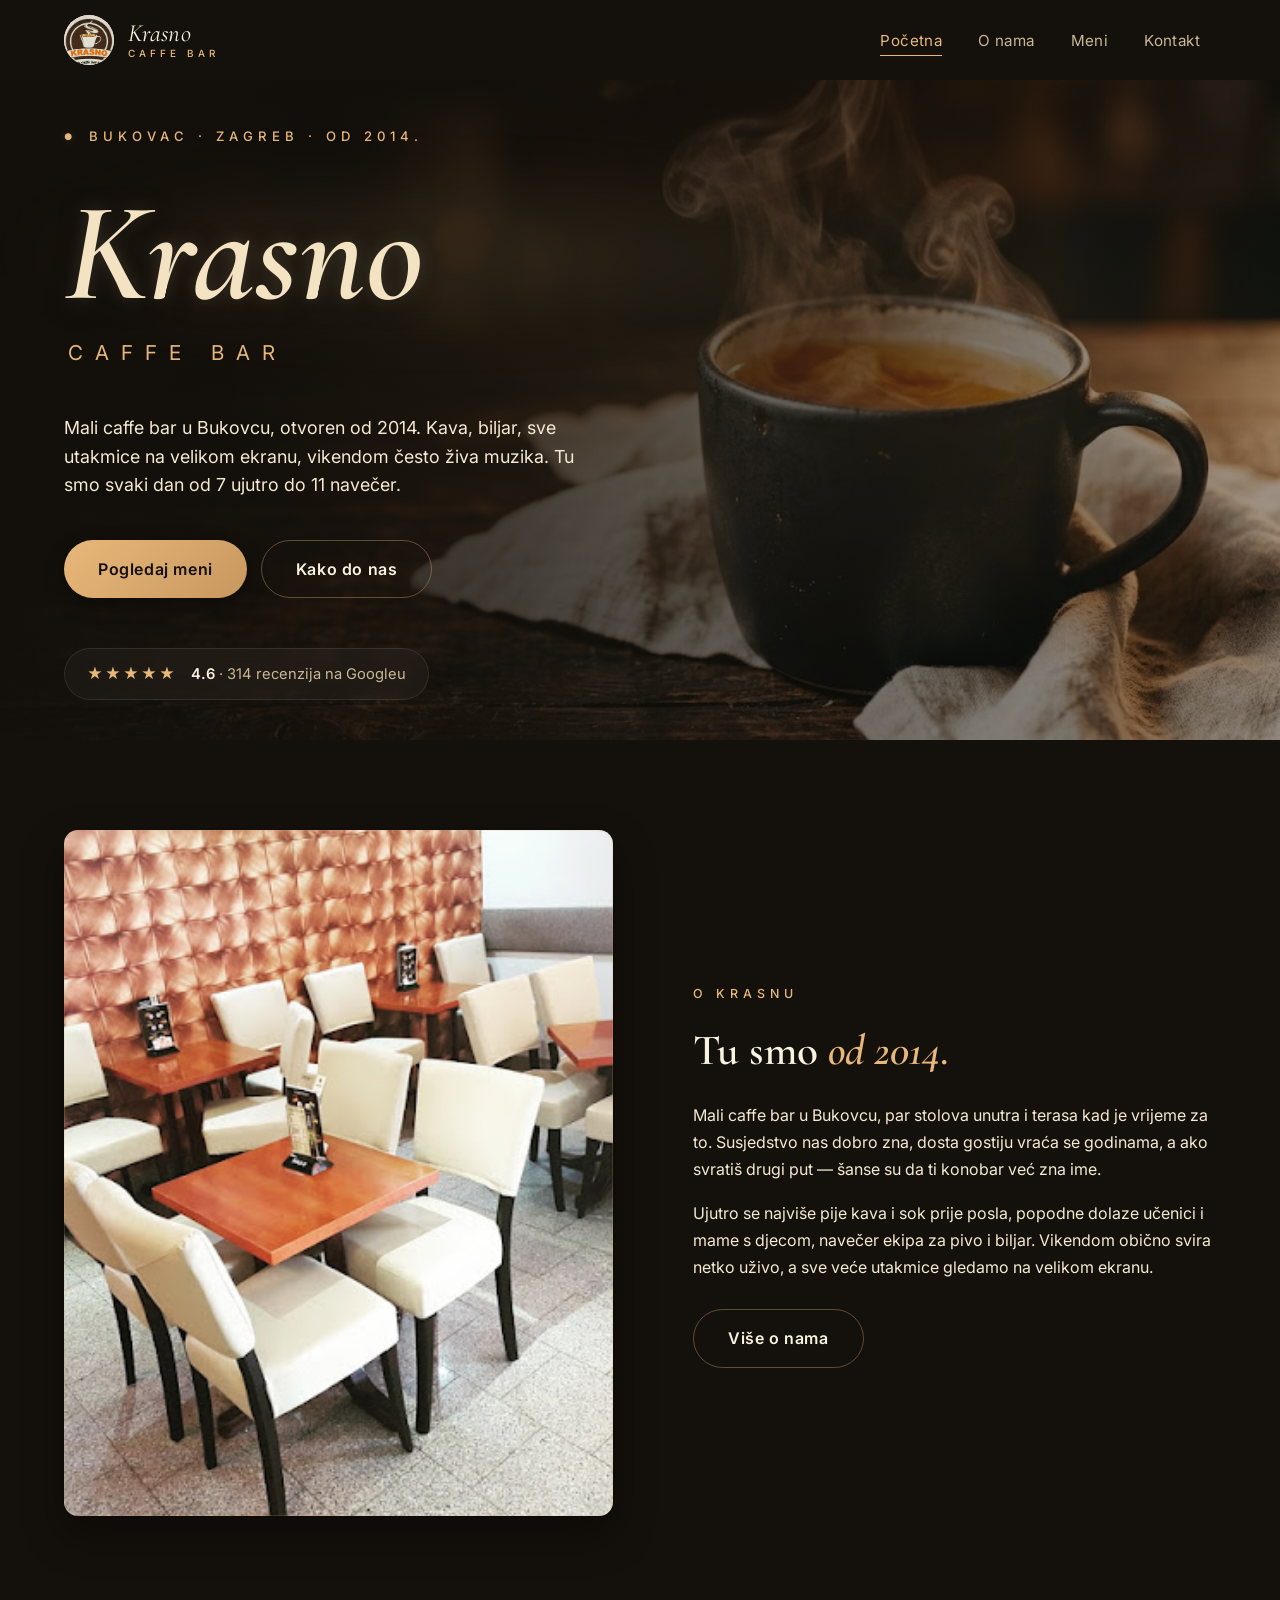
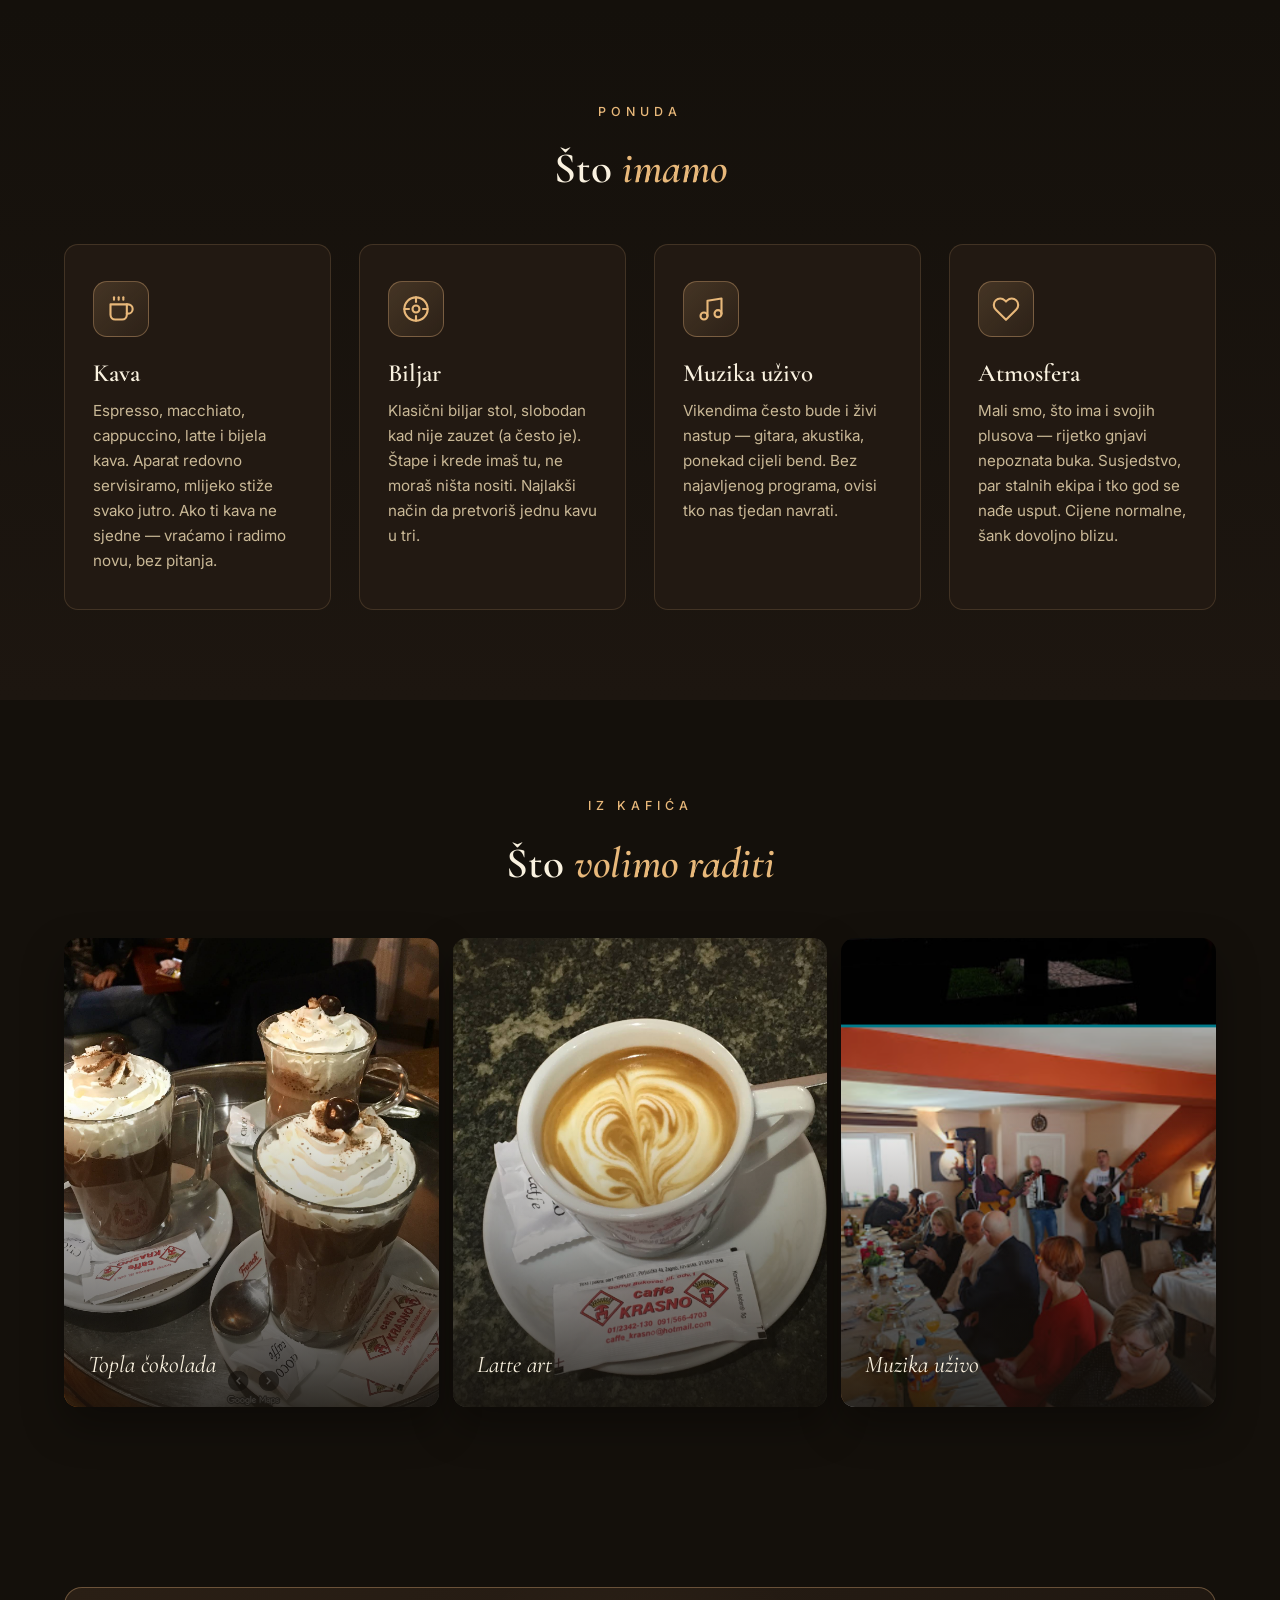
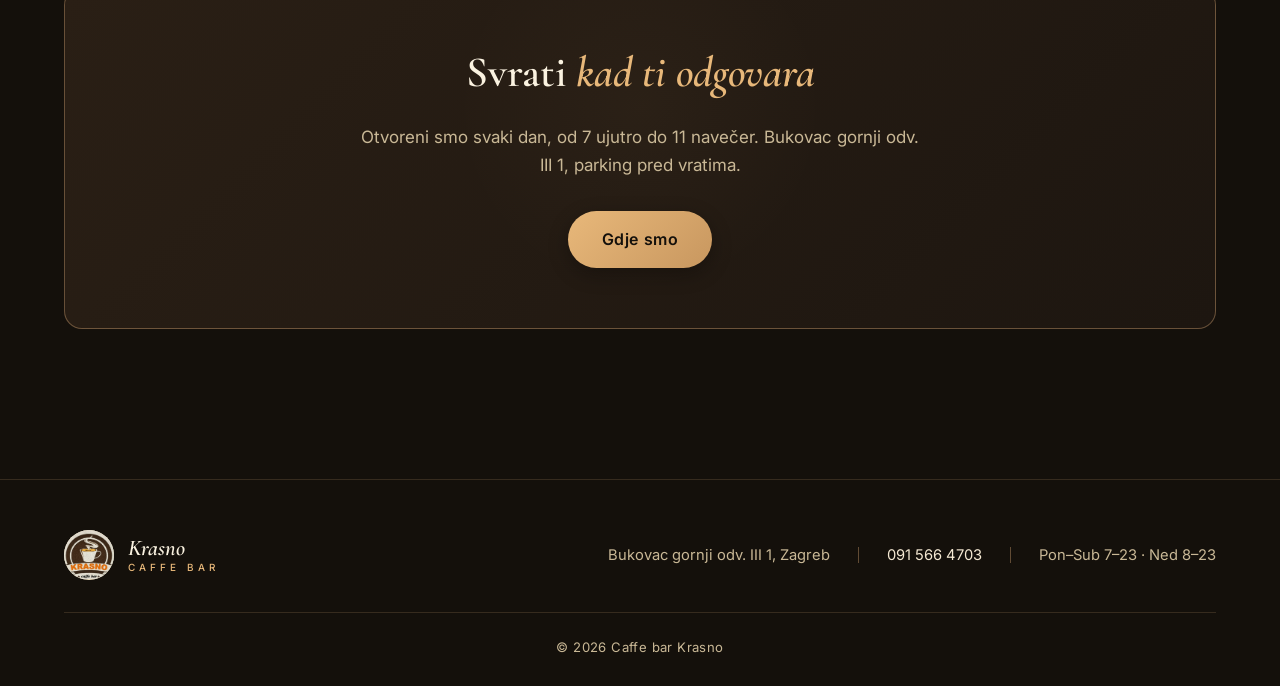
<file: caffe_bar_krasno_pravi/index.html>
<!DOCTYPE html>
<html lang="hr">
<head>
  <meta charset="UTF-8">
  <meta name="viewport" content="width=device-width, initial-scale=1.0">
  <title>Caffe bar Krasno — Bukovac, Zagreb</title>
  <meta name="description" content="Caffe bar Krasno u Bukovcu — kava, biljar, dobra glazba i ekipa koja te pamti. Otvoreno svaki dan.">
  <link rel="icon" href="logo.png">
  <link rel="apple-touch-icon" href="logo.png">
  <meta name="theme-color" content="#14100b">
  <link rel="preload" as="image" href="hero.jpg" fetchpriority="high">
  <link rel="preconnect" href="https://fonts.googleapis.com">
  <link rel="preconnect" href="https://fonts.gstatic.com" crossorigin>
  <link href="https://fonts.googleapis.com/css2?family=Cormorant+Garamond:ital,wght@0,400;0,500;0,600;0,700;1,400;1,500;1,600;1,700&family=Inter:wght@400;500;600;700&display=swap" rel="stylesheet">
  <link rel="stylesheet" href="css/style.css">
</head>
<body>

<nav class="nav">
  <div class="nav-inner">
    <a class="brand" href="index.html">
      <span class="brand-logo"><img src="logo.png" alt="Caffe bar Krasno logo"></span>
      <div class="brand-text">
        <span class="brand-name">Krasno</span>
        <span class="brand-sub">Caffe Bar</span>
      </div>
    </a>
    <ul class="nav-links" id="navLinks">
      <li><a href="index.html" class="active">Početna</a></li>
      <li><a href="o-nama.html">O nama</a></li>
      <li><a href="meni.html">Meni</a></li>
      <li><a href="kontakt.html">Kontakt</a></li>
    </ul>
    <button class="menu-toggle" aria-label="Otvori meni" aria-expanded="false" aria-controls="navLinks">
      <span></span><span></span><span></span>
    </button>
  </div>
</nav>

<header class="hero">
  <div class="container">
    <div class="hero-content">
      <span class="hero-eyebrow">Bukovac · Zagreb · Od 2014.</span>
      <h1>Krasno</h1>
      <span class="hero-subtitle">Caffe Bar</span>
      <p class="hero-sub">Mali caffe bar u Bukovcu, otvoren od 2014. Kava, biljar, sve utakmice na velikom ekranu, vikendom često živa muzika. Tu smo svaki dan od 7 ujutro do 11 navečer.</p>
      <div class="hero-cta">
        <a href="meni.html" class="btn btn-primary">Pogledaj meni</a>
        <a href="kontakt.html" class="btn btn-ghost">Kako do nas</a>
      </div>
      <div class="hero-rating">
        <div class="rating-stars">★★★★★</div>
        <div class="rating-text"><strong>4.6</strong> · 314 recenzija na Googleu</div>
      </div>
    </div>
  </div>
</header>

<section class="intro">
  <div class="container">
    <div class="intro-grid">
      <div class="intro-img-wrap" data-reveal>
        <img src="gallery/interior-tables.png" alt="Interijer Caffe bara Krasno">
      </div>
      <div class="intro-text" data-reveal>
        <span class="section-eyebrow">O Krasnu</span>
        <h2>Tu smo <em>od 2014.</em></h2>
        <p>Mali caffe bar u Bukovcu, par stolova unutra i terasa kad je vrijeme za to. Susjedstvo nas dobro zna, dosta gostiju vraća se godinama, a ako svratiš drugi put — šanse su da ti konobar već zna ime.</p>
        <p>Ujutro se najviše pije kava i sok prije posla, popodne dolaze učenici i mame s djecom, navečer ekipa za pivo i biljar. Vikendom obično svira netko uživo, a sve veće utakmice gledamo na velikom ekranu.</p>
        <a href="o-nama.html" class="btn btn-ghost" style="margin-top: 12px;">Više o nama</a>
      </div>
    </div>
  </div>
</section>

<section class="features">
  <div class="container">
    <div class="center-text" data-reveal>
      <span class="section-eyebrow" style="justify-content:center; display:inline-flex;">Ponuda</span>
      <h2>Što <em>imamo</em></h2>
    </div>
    <div class="features-grid">
      <div class="feature-card" data-reveal>
        <div class="feature-icon">
          <svg viewBox="0 0 24 24" fill="none" stroke="currentColor" stroke-width="1.8" stroke-linecap="round" stroke-linejoin="round"><path d="M17 8h1a4 4 0 0 1 0 8h-1"/><path d="M3 8h14v9a4 4 0 0 1-4 4H7a4 4 0 0 1-4-4Z"/><line x1="6" y1="2" x2="6" y2="4"/><line x1="10" y1="2" x2="10" y2="4"/><line x1="14" y1="2" x2="14" y2="4"/></svg>
        </div>
        <h3>Kava</h3>
        <p>Espresso, macchiato, cappuccino, latte i bijela kava. Aparat redovno servisiramo, mlijeko stiže svako jutro. Ako ti kava ne sjedne — vraćamo i radimo novu, bez pitanja.</p>
      </div>
      <div class="feature-card" data-reveal>
        <div class="feature-icon">
          <svg viewBox="0 0 24 24" fill="none" stroke="currentColor" stroke-width="1.8" stroke-linecap="round" stroke-linejoin="round"><circle cx="12" cy="12" r="10"/><circle cx="12" cy="12" r="3"/><path d="M12 2v4M12 18v4M2 12h4M18 12h4"/></svg>
        </div>
        <h3>Biljar</h3>
        <p>Klasični biljar stol, slobodan kad nije zauzet (a često je). Štape i krede imaš tu, ne moraš ništa nositi. Najlakši način da pretvoriš jednu kavu u tri.</p>
      </div>
      <div class="feature-card" data-reveal>
        <div class="feature-icon">
          <svg viewBox="0 0 24 24" fill="none" stroke="currentColor" stroke-width="1.8" stroke-linecap="round" stroke-linejoin="round"><path d="M9 18V5l12-2v13"/><circle cx="6" cy="18" r="3"/><circle cx="18" cy="16" r="3"/></svg>
        </div>
        <h3>Muzika uživo</h3>
        <p>Vikendima često bude i živi nastup — gitara, akustika, ponekad cijeli bend. Bez najavljenog programa, ovisi tko nas tjedan navrati.</p>
      </div>
      <div class="feature-card" data-reveal>
        <div class="feature-icon">
          <svg viewBox="0 0 24 24" fill="none" stroke="currentColor" stroke-width="1.8" stroke-linecap="round" stroke-linejoin="round"><path d="M20.84 4.61a5.5 5.5 0 0 0-7.78 0L12 5.67l-1.06-1.06a5.5 5.5 0 0 0-7.78 7.78l1.06 1.06L12 21.23l7.78-7.78 1.06-1.06a5.5 5.5 0 0 0 0-7.78z"/></svg>
        </div>
        <h3>Atmosfera</h3>
        <p>Mali smo, što ima i svojih plusova — rijetko gnjavi nepoznata buka. Susjedstvo, par stalnih ekipa i tko god se nađe usput. Cijene normalne, šank dovoljno blizu.</p>
      </div>
    </div>
  </div>
</section>

<section>
  <div class="container">
    <div class="center-text" data-reveal>
      <span class="section-eyebrow" style="justify-content:center; display:inline-flex;">Iz kafića</span>
      <h2>Što <em>volimo raditi</em></h2>
    </div>
    <div class="showcase-strip" data-reveal>
      <div class="showcase-item">
        <img src="gallery/hot-chocolate.png" alt="Topla čokolada" loading="lazy">
        <span>Topla čokolada</span>
      </div>
      <div class="showcase-item">
        <img src="gallery/latte-heart.png" alt="Latte art" loading="lazy">
        <span>Latte art</span>
      </div>
      <div class="showcase-item">
        <img src="gallery/live-music.png" alt="Muzika uživo" loading="lazy">
        <span>Muzika uživo</span>
      </div>
    </div>
  </div>
</section>

<section>
  <div class="container">
    <div class="cta-banner" data-reveal>
      <h2>Svrati <em>kad ti odgovara</em></h2>
      <p>Otvoreni smo svaki dan, od 7 ujutro do 11 navečer. Bukovac gornji odv. III 1, parking pred vratima.</p>
      <a href="kontakt.html" class="btn btn-primary">Gdje smo</a>
    </div>
  </div>
</section>

<footer class="footer">
  <div class="container">
    <div class="footer-row">
      <div class="footer-brand-block">
        <span class="brand-logo"><img src="logo.png" alt="Caffe bar Krasno logo"></span>
        <div class="footer-brand-text">
          <strong>Krasno</strong>
          <span>Caffe Bar</span>
        </div>
      </div>
      <div class="footer-meta">
        <span>Bukovac gornji odv. III 1, Zagreb</span>
        <span class="footer-meta-divider"></span>
        <a href="tel:+385915664703">091 566 4703</a>
        <span class="footer-meta-divider"></span>
        <span>Pon–Sub 7–23 · Ned 8–23</span>
      </div>
    </div>
    <div class="footer-bottom">
      © <span id="year"></span> Caffe bar Krasno
    </div>
  </div>
</footer>

<script defer src="js/main.js"></script>
<script>document.getElementById('year').textContent = new Date().getFullYear();</script>
</body>
</html>
</file>
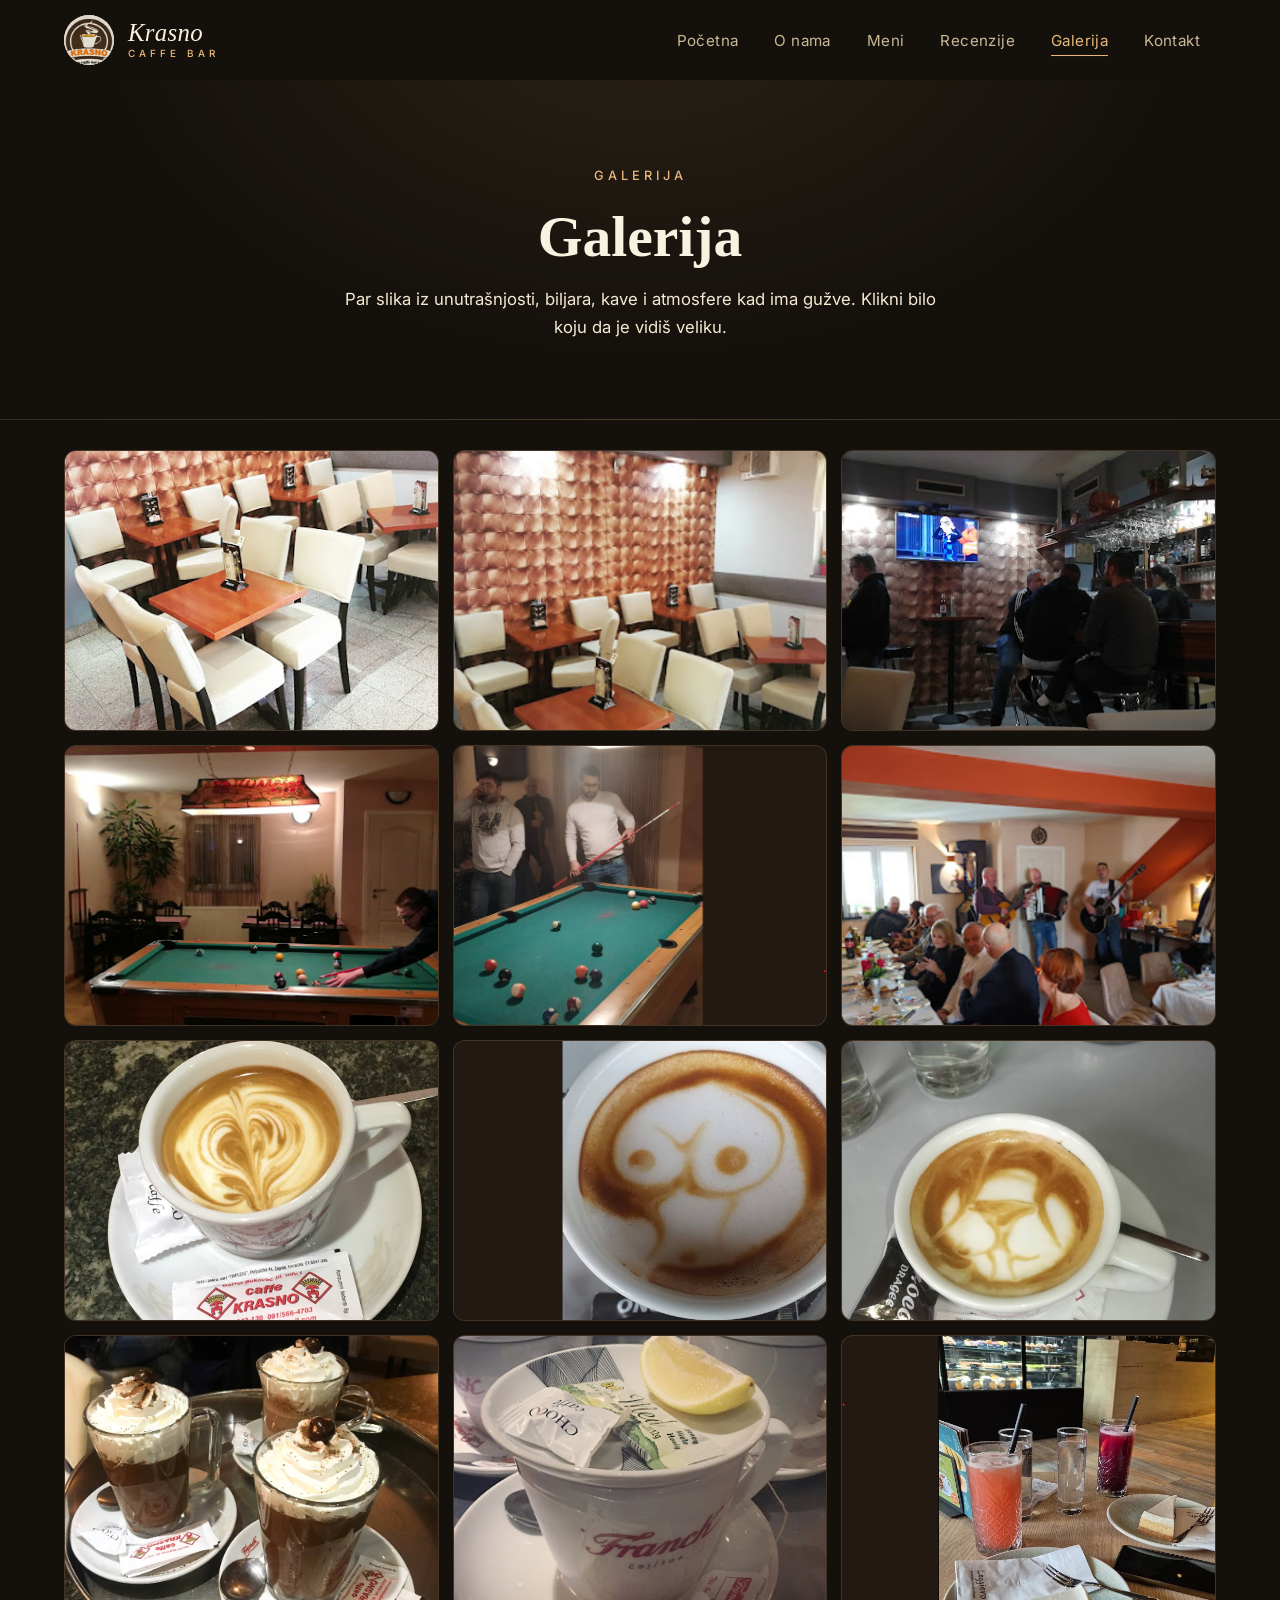
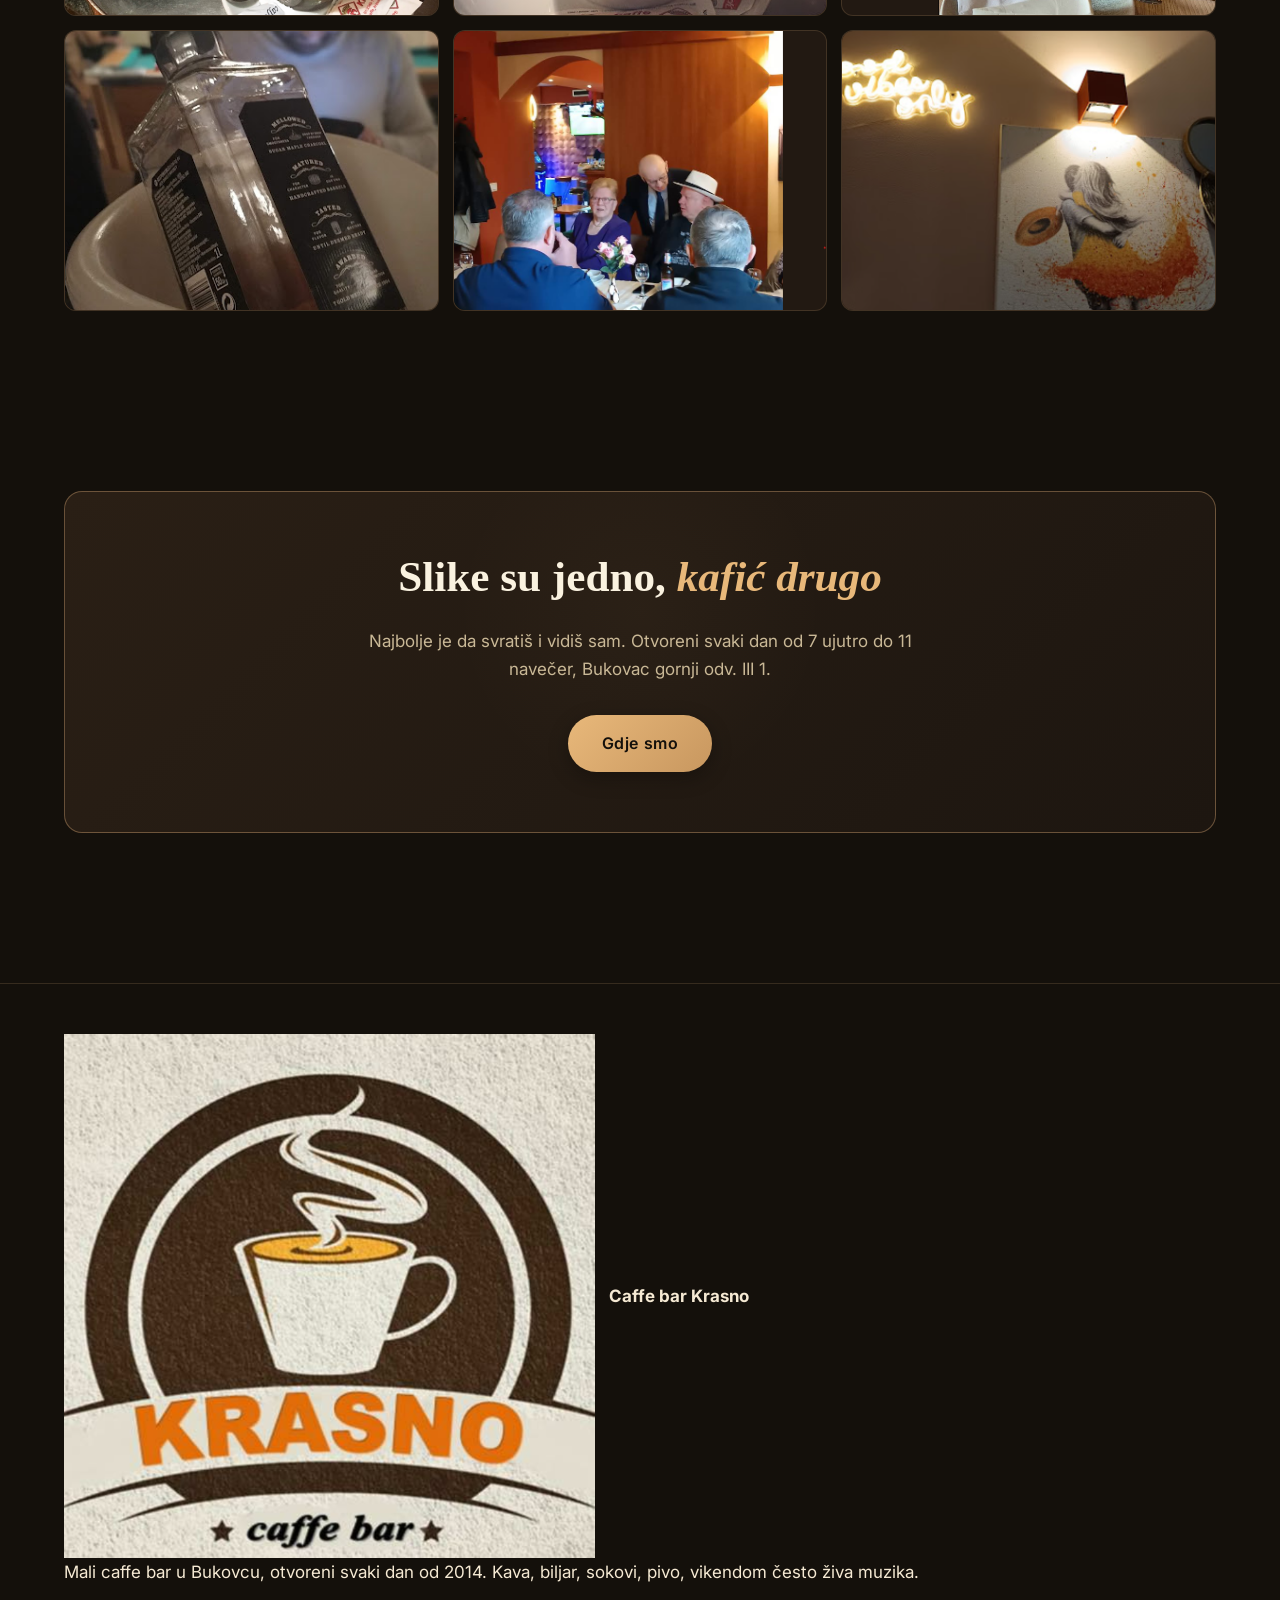
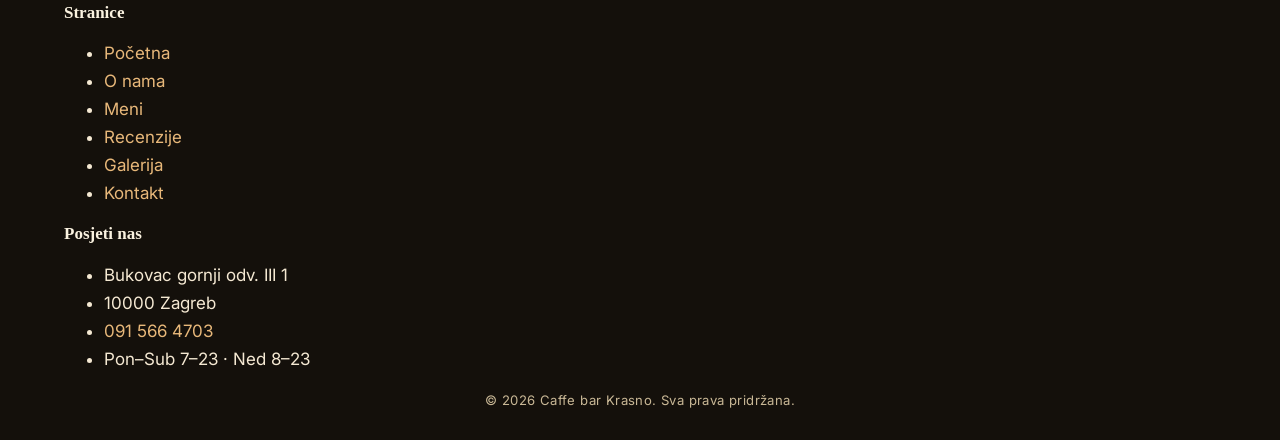
<file: caffe_bar_krasno_pravi/galerija.html>
<!DOCTYPE html>
<html lang="hr">
<head>
  <meta charset="UTF-8">
  <meta name="viewport" content="width=device-width, initial-scale=1.0">
  <title>Galerija — Caffe bar Krasno</title>
  <meta name="description" content="Slike iz našeg kafića — interijer, kava, biljar, atmosfera.">
  <link rel="icon" href="logo.png">
  <link rel="apple-touch-icon" href="logo.png">
  <meta name="theme-color" content="#14100b">
  <link rel="preconnect" href="https://fonts.googleapis.com">
  <link rel="preconnect" href="https://fonts.gstatic.com" crossorigin>
  <link href="https://fonts.googleapis.com/css2?family=DM+Serif+Display:ital@0;1&family=Inter:wght@400;500;600;700&display=swap" rel="stylesheet">
  <link rel="stylesheet" href="css/style.css">
</head>
<body>

<nav class="nav">
  <div class="nav-inner">
    <a class="brand" href="index.html">
      <span class="brand-logo"><img src="logo.png" alt="Caffe bar Krasno logo"></span>
      <div class="brand-text">
        <span class="brand-name">Krasno</span>
        <span class="brand-sub">Caffe Bar</span>
      </div>
    </a>
    <ul class="nav-links" id="navLinks">
      <li><a href="index.html">Početna</a></li>
      <li><a href="o-nama.html">O nama</a></li>
      <li><a href="meni.html">Meni</a></li>
      <li><a href="recenzije.html">Recenzije</a></li>
      <li><a href="galerija.html" class="active">Galerija</a></li>
      <li><a href="kontakt.html">Kontakt</a></li>
    </ul>
    <button class="menu-toggle" aria-label="Otvori meni" aria-expanded="false" aria-controls="navLinks">
      <span></span><span></span><span></span>
    </button>
  </div>
</nav>

<header class="page-head">
  <div class="container">
    <span class="eyebrow">Galerija</span>
    <h1>Galerija</h1>
    <p>Par slika iz unutrašnjosti, biljara, kave i atmosfere kad ima gužve. Klikni bilo koju da je vidiš veliku.</p>
  </div>
</header>

<section style="padding-top: 30px;">
  <div class="container">
    <div class="gallery-grid" data-reveal>
      <div class="gallery-item"><img src="gallery/interior-tables.png" alt="Stolovi i interijer" loading="lazy"></div>
      <div class="gallery-item"><img src="gallery/interior-wall.png" alt="Zid kafića" loading="lazy"></div>
      <div class="gallery-item"><img src="gallery/bar-tv.png" alt="Bar i TV" loading="lazy"></div>
      <div class="gallery-item"><img src="gallery/billiard.png" alt="Biljar stol" loading="lazy"></div>
      <div class="gallery-item"><img src="gallery/billiard-game.png" alt="Igra biljara" loading="lazy"></div>
      <div class="gallery-item"><img src="gallery/live-music.png" alt="Živa glazba" loading="lazy"></div>
      <div class="gallery-item"><img src="gallery/latte-heart.png" alt="Latte art — srce" loading="lazy"></div>
      <div class="gallery-item"><img src="gallery/latte-art-skull.png" alt="Latte art" loading="lazy"></div>
      <div class="gallery-item"><img src="gallery/cappuccino-bear.png" alt="Cappuccino" loading="lazy"></div>
      <div class="gallery-item"><img src="gallery/hot-chocolate.png" alt="Topla čokolada" loading="lazy"></div>
      <div class="gallery-item"><img src="gallery/tea-franck.png" alt="Čaj" loading="lazy"></div>
      <div class="gallery-item"><img src="gallery/juices-cake.png" alt="Sokovi i kolač" loading="lazy"></div>
      <div class="gallery-item"><img src="gallery/jack-daniels.png" alt="Jack Daniel's" loading="lazy"></div>
      <div class="gallery-item"><img src="gallery/celebration.png" alt="Slavlje" loading="lazy"></div>
      <div class="gallery-item"><img src="gallery/vibes-only.png" alt="Atmosfera" loading="lazy"></div>
    </div>
  </div>
</section>

<section>
  <div class="container">
    <div class="cta-banner" data-reveal>
      <h2>Slike su jedno, <em>kafić drugo</em></h2>
      <p>Najbolje je da svratiš i vidiš sam. Otvoreni svaki dan od 7 ujutro do 11 navečer, Bukovac gornji odv. III 1.</p>
      <a href="kontakt.html" class="btn btn-primary">Gdje smo</a>
    </div>
  </div>
</section>

<footer class="footer">
  <div class="container">
    <div class="footer-grid">
      <div>
        <div class="footer-brand-block">
          <img src="logo.png" alt="Krasno logo">
          <strong>Caffe bar Krasno</strong>
        </div>
        <p>Mali caffe bar u Bukovcu, otvoreni svaki dan od 2014. Kava, biljar, sokovi, pivo, vikendom često živa muzika.</p>
      </div>
      <div>
        <h4>Stranice</h4>
        <ul>
          <li><a href="index.html">Početna</a></li>
          <li><a href="o-nama.html">O nama</a></li>
          <li><a href="meni.html">Meni</a></li>
          <li><a href="recenzije.html">Recenzije</a></li>
          <li><a href="galerija.html">Galerija</a></li>
          <li><a href="kontakt.html">Kontakt</a></li>
        </ul>
      </div>
      <div>
        <h4>Posjeti nas</h4>
        <ul>
          <li>Bukovac gornji odv. III 1</li>
          <li>10000 Zagreb</li>
          <li><a href="tel:+385915664703">091 566 4703</a></li>
          <li>Pon–Sub 7–23 · Ned 8–23</li>
        </ul>
      </div>
    </div>
    <div class="footer-bottom">
      © <span id="year"></span> Caffe bar Krasno. Sva prava pridržana.
    </div>
  </div>
</footer>

<script defer src="js/main.js"></script>
<script>document.getElementById('year').textContent = new Date().getFullYear();</script>
</body>
</html>
</file>
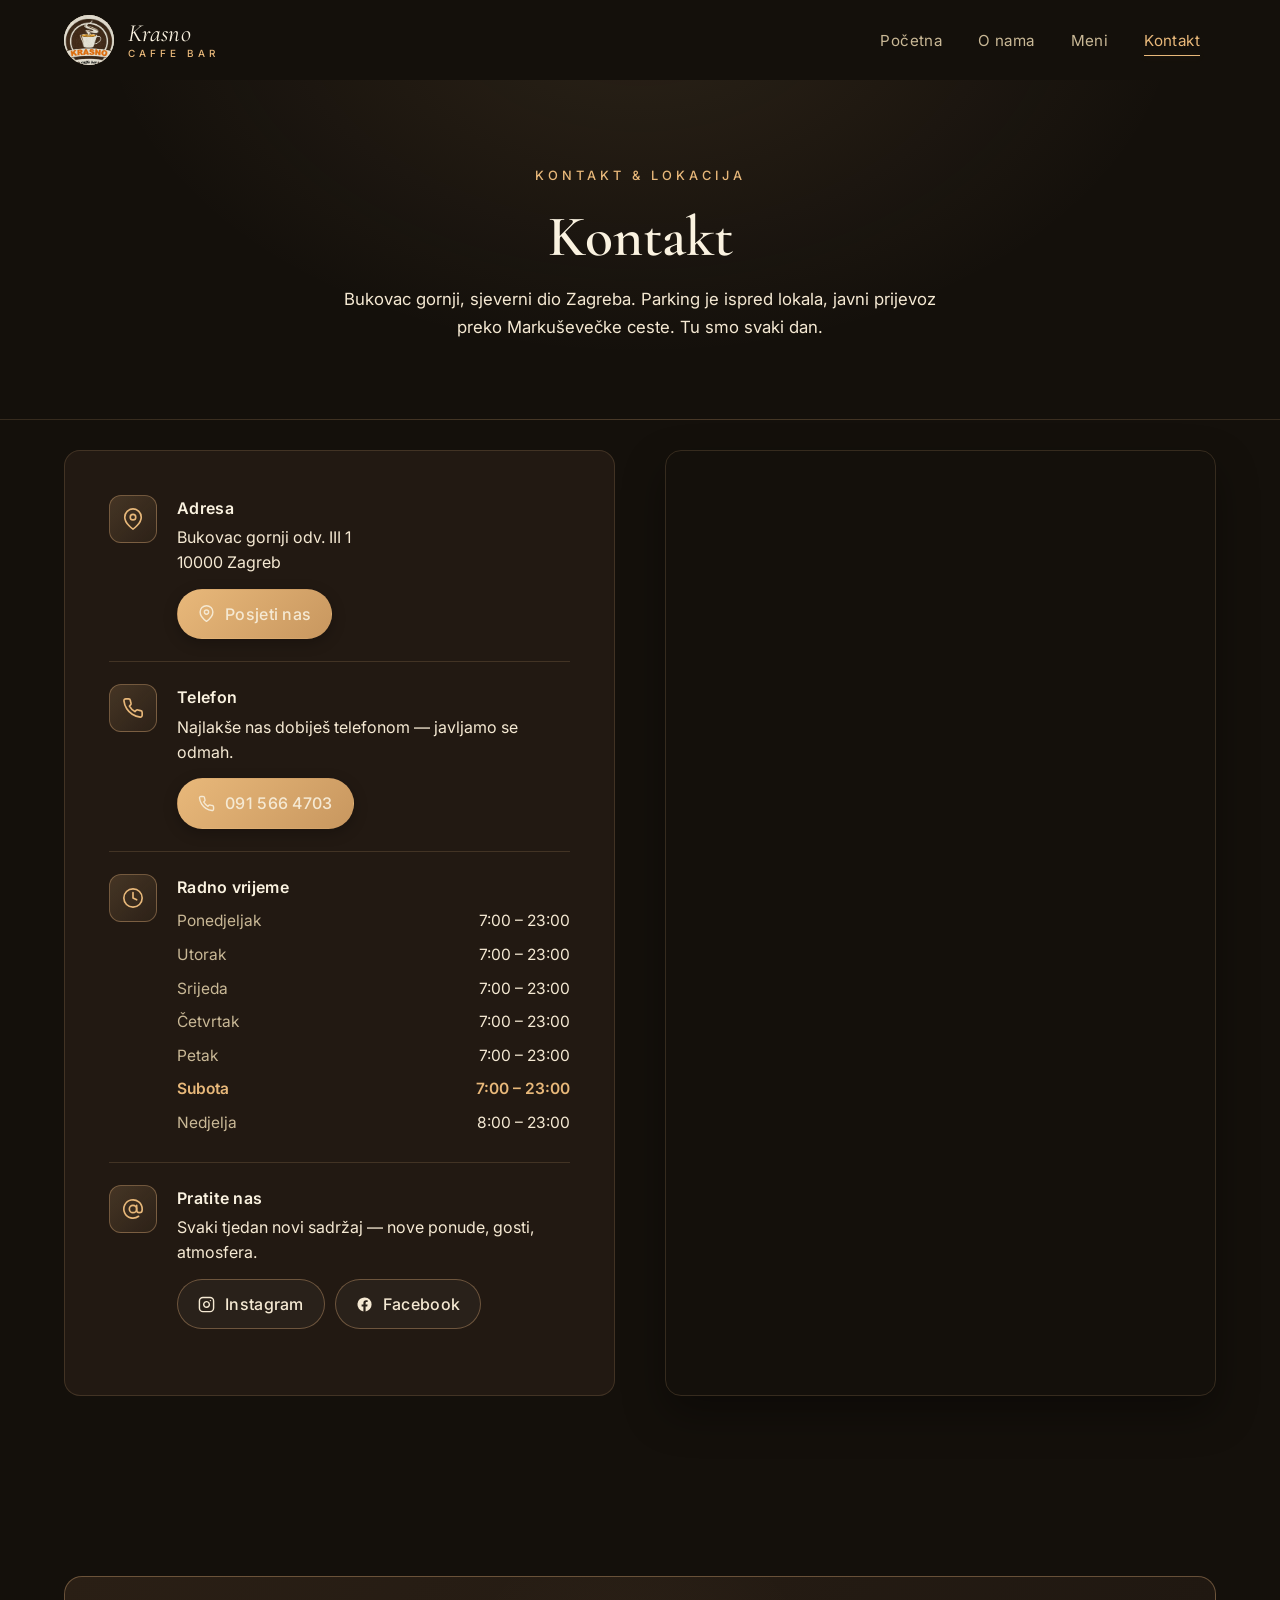
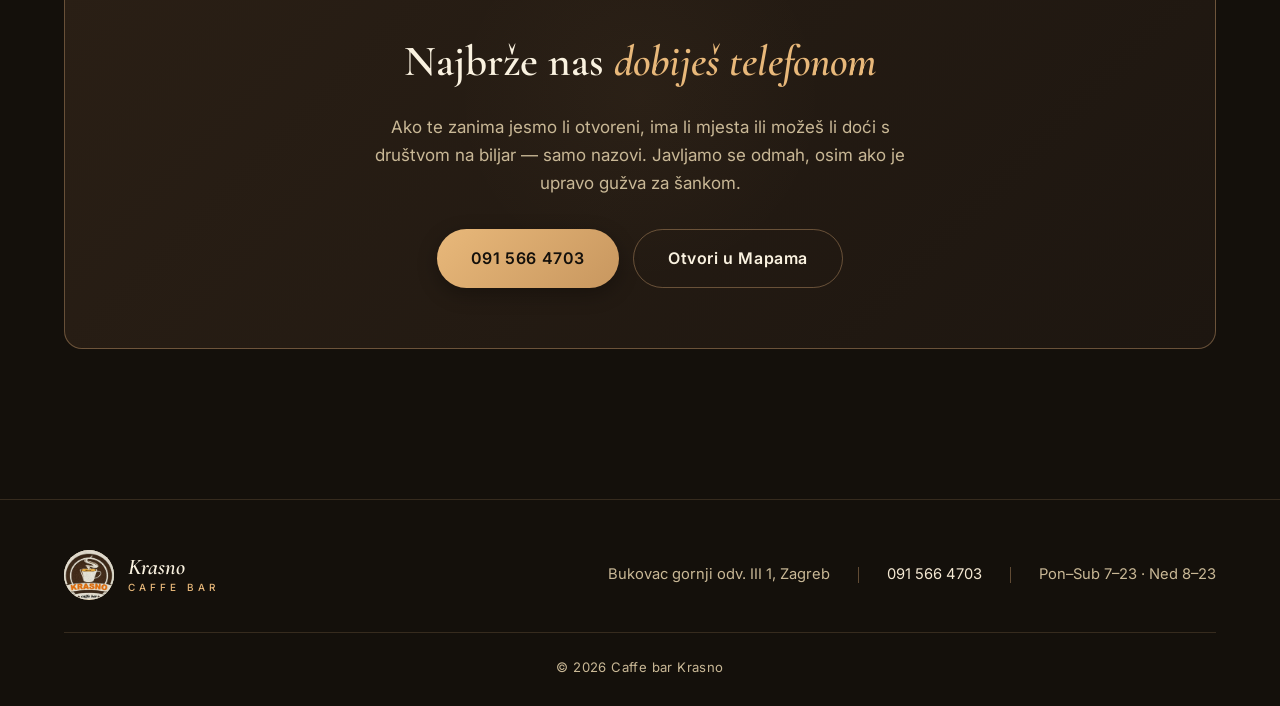
<file: caffe_bar_krasno_pravi/kontakt.html>
<!DOCTYPE html>
<html lang="hr">
<head>
  <meta charset="UTF-8">
  <meta name="viewport" content="width=device-width, initial-scale=1.0">
  <title>Kontakt — Caffe bar Krasno</title>
  <meta name="description" content="Adresa, telefon, radno vrijeme i lokacija — Caffe bar Krasno, Bukovac, Zagreb.">
  <link rel="icon" href="logo.png">
  <link rel="apple-touch-icon" href="logo.png">
  <meta name="theme-color" content="#14100b">
  <link rel="preconnect" href="https://fonts.googleapis.com">
  <link rel="preconnect" href="https://fonts.gstatic.com" crossorigin>
  <link href="https://fonts.googleapis.com/css2?family=Cormorant+Garamond:ital,wght@0,400;0,500;0,600;0,700;1,400;1,500;1,600;1,700&family=Inter:wght@400;500;600;700&display=swap" rel="stylesheet">
  <link rel="stylesheet" href="css/style.css">
</head>
<body>

<nav class="nav">
  <div class="nav-inner">
    <a class="brand" href="index.html">
      <span class="brand-logo"><img src="logo.png" alt="Caffe bar Krasno logo"></span>
      <div class="brand-text">
        <span class="brand-name">Krasno</span>
        <span class="brand-sub">Caffe Bar</span>
      </div>
    </a>
    <ul class="nav-links" id="navLinks">
      <li><a href="index.html">Početna</a></li>
      <li><a href="o-nama.html">O nama</a></li>
      <li><a href="meni.html">Meni</a></li>
      <li><a href="kontakt.html" class="active">Kontakt</a></li>
    </ul>
    <button class="menu-toggle" aria-label="Otvori meni" aria-expanded="false" aria-controls="navLinks">
      <span></span><span></span><span></span>
    </button>
  </div>
</nav>

<header class="page-head">
  <div class="container">
    <span class="eyebrow">Kontakt & Lokacija</span>
    <h1>Kontakt</h1>
    <p>Bukovac gornji, sjeverni dio Zagreba. Parking je ispred lokala, javni prijevoz preko Markuševečke ceste. Tu smo svaki dan.</p>
  </div>
</header>

<section style="padding-top: 30px;">
  <div class="container">
    <div class="contact-grid">
      <div class="contact-info" data-reveal>
        <div class="contact-row">
          <div class="contact-icon">
            <svg viewBox="0 0 24 24" fill="none" stroke="currentColor" stroke-width="1.8" stroke-linecap="round" stroke-linejoin="round"><path d="M21 10c0 7-9 13-9 13s-9-6-9-13a9 9 0 0 1 18 0z"/><circle cx="12" cy="10" r="3"/></svg>
          </div>
          <div style="flex: 1;">
            <strong>Adresa</strong>
            <p>Bukovac gornji odv. III 1<br>10000 Zagreb</p>
            <div class="contact-pills" style="margin-top: 14px;">
              <a href="https://maps.app.goo.gl/r9EeArFSdpamhQFi9" target="_blank" rel="noopener" class="pill-btn pill-btn--primary">
                <svg viewBox="0 0 24 24" fill="none" stroke="currentColor" stroke-width="2" stroke-linecap="round" stroke-linejoin="round"><path d="M21 10c0 7-9 13-9 13s-9-6-9-13a9 9 0 0 1 18 0z"/><circle cx="12" cy="10" r="3"/></svg>
                Posjeti nas
              </a>
            </div>
          </div>
        </div>

        <div class="contact-row">
          <div class="contact-icon">
            <svg viewBox="0 0 24 24" fill="none" stroke="currentColor" stroke-width="1.8" stroke-linecap="round" stroke-linejoin="round"><path d="M22 16.92v3a2 2 0 0 1-2.18 2 19.79 19.79 0 0 1-8.63-3.07 19.5 19.5 0 0 1-6-6 19.79 19.79 0 0 1-3.07-8.67A2 2 0 0 1 4.11 2h3a2 2 0 0 1 2 1.72 12.84 12.84 0 0 0 .7 2.81 2 2 0 0 1-.45 2.11L8.09 9.91a16 16 0 0 0 6 6l1.27-1.27a2 2 0 0 1 2.11-.45 12.84 12.84 0 0 0 2.81.7A2 2 0 0 1 22 16.92z"/></svg>
          </div>
          <div style="flex: 1;">
            <strong>Telefon</strong>
            <p>Najlakše nas dobiješ telefonom — javljamo se odmah.</p>
            <div class="contact-pills" style="margin-top: 14px;">
              <a href="tel:+385915664703" class="pill-btn pill-btn--primary">
                <svg viewBox="0 0 24 24" fill="none" stroke="currentColor" stroke-width="2" stroke-linecap="round" stroke-linejoin="round"><path d="M22 16.92v3a2 2 0 0 1-2.18 2 19.79 19.79 0 0 1-8.63-3.07 19.5 19.5 0 0 1-6-6 19.79 19.79 0 0 1-3.07-8.67A2 2 0 0 1 4.11 2h3a2 2 0 0 1 2 1.72 12.84 12.84 0 0 0 .7 2.81 2 2 0 0 1-.45 2.11L8.09 9.91a16 16 0 0 0 6 6l1.27-1.27a2 2 0 0 1 2.11-.45 12.84 12.84 0 0 0 2.81.7A2 2 0 0 1 22 16.92z"/></svg>
                091 566 4703
              </a>
            </div>
          </div>
        </div>

        <div class="contact-row">
          <div class="contact-icon">
            <svg viewBox="0 0 24 24" fill="none" stroke="currentColor" stroke-width="1.8" stroke-linecap="round" stroke-linejoin="round"><circle cx="12" cy="12" r="10"/><polyline points="12 6 12 12 16 14"/></svg>
          </div>
          <div style="flex: 1;">
            <strong>Radno vrijeme</strong>
            <ul class="hours-list">
              <li data-day="pon"><span class="day">Ponedjeljak</span><span>7:00 – 23:00</span></li>
              <li data-day="uto"><span class="day">Utorak</span><span>7:00 – 23:00</span></li>
              <li data-day="sri"><span class="day">Srijeda</span><span>7:00 – 23:00</span></li>
              <li data-day="cet"><span class="day">Četvrtak</span><span>7:00 – 23:00</span></li>
              <li data-day="pet"><span class="day">Petak</span><span>7:00 – 23:00</span></li>
              <li data-day="sub"><span class="day">Subota</span><span>7:00 – 23:00</span></li>
              <li data-day="ned"><span class="day">Nedjelja</span><span>8:00 – 23:00</span></li>
            </ul>
          </div>
        </div>

        <div class="contact-row" style="border-bottom:none;">
          <div class="contact-icon">
            <svg viewBox="0 0 24 24" fill="none" stroke="currentColor" stroke-width="1.8" stroke-linecap="round" stroke-linejoin="round"><circle cx="12" cy="12" r="4"/><path d="M16 8v5a3 3 0 0 0 6 0v-1a10 10 0 1 0-3.92 7.94"/></svg>
          </div>
          <div style="flex: 1;">
            <strong>Pratite nas</strong>
            <p>Svaki tjedan novi sadržaj — nove ponude, gosti, atmosfera.</p>
            <div class="contact-pills" style="margin-top: 14px;">
              <a href="https://www.instagram.com/caffe_krasno/" target="_blank" rel="noopener" class="pill-btn">
                <svg viewBox="0 0 24 24" fill="none" stroke="currentColor" stroke-width="2" stroke-linecap="round" stroke-linejoin="round"><rect x="2" y="2" width="20" height="20" rx="5" ry="5"/><path d="M16 11.37A4 4 0 1 1 12.63 8 4 4 0 0 1 16 11.37z"/><line x1="17.5" y1="6.5" x2="17.51" y2="6.5"/></svg>
                Instagram
              </a>
              <a href="https://www.facebook.com/caffebar.krasno/" target="_blank" rel="noopener" class="pill-btn">
                <svg viewBox="0 0 24 24" fill="currentColor"><path d="M22 12a10 10 0 1 0-11.56 9.88v-6.99H7.9V12h2.54V9.8c0-2.5 1.49-3.89 3.77-3.89 1.09 0 2.24.2 2.24.2v2.46h-1.26c-1.24 0-1.63.77-1.63 1.56V12h2.78l-.45 2.89h-2.33v6.99A10 10 0 0 0 22 12z"/></svg>
                Facebook
              </a>
            </div>
          </div>
        </div>
      </div>

      <div class="map-wrap" data-reveal>
        <iframe
          src="https://www.google.com/maps?q=Bukovac+gornji+odv.+III+1,+10000+Zagreb&output=embed"
          loading="lazy"
          referrerpolicy="no-referrer-when-downgrade"
          title="Caffe bar Krasno — lokacija na karti"
          allowfullscreen></iframe>
      </div>
    </div>
  </div>
</section>

<section>
  <div class="container">
    <div class="cta-banner" data-reveal>
      <h2>Najbrže nas <em>dobiješ telefonom</em></h2>
      <p>Ako te zanima jesmo li otvoreni, ima li mjesta ili možeš li doći s društvom na biljar — samo nazovi. Javljamo se odmah, osim ako je upravo gužva za šankom.</p>
      <div style="display:flex; gap:14px; justify-content:center; flex-wrap:wrap;">
        <a href="tel:+385915664703" class="btn btn-primary">091 566 4703</a>
        <a href="https://maps.app.goo.gl/r9EeArFSdpamhQFi9" target="_blank" rel="noopener" class="btn btn-ghost">Otvori u Mapama</a>
      </div>
    </div>
  </div>
</section>

<footer class="footer">
  <div class="container">
    <div class="footer-row">
      <div class="footer-brand-block">
        <span class="brand-logo"><img src="logo.png" alt="Caffe bar Krasno logo"></span>
        <div class="footer-brand-text">
          <strong>Krasno</strong>
          <span>Caffe Bar</span>
        </div>
      </div>
      <div class="footer-meta">
        <span>Bukovac gornji odv. III 1, Zagreb</span>
        <span class="footer-meta-divider"></span>
        <a href="tel:+385915664703">091 566 4703</a>
        <span class="footer-meta-divider"></span>
        <span>Pon–Sub 7–23 · Ned 8–23</span>
      </div>
    </div>
    <div class="footer-bottom">
      © <span id="year"></span> Caffe bar Krasno
    </div>
  </div>
</footer>

<script defer src="js/main.js"></script>
<script>document.getElementById('year').textContent = new Date().getFullYear();</script>
</body>
</html>
</file>
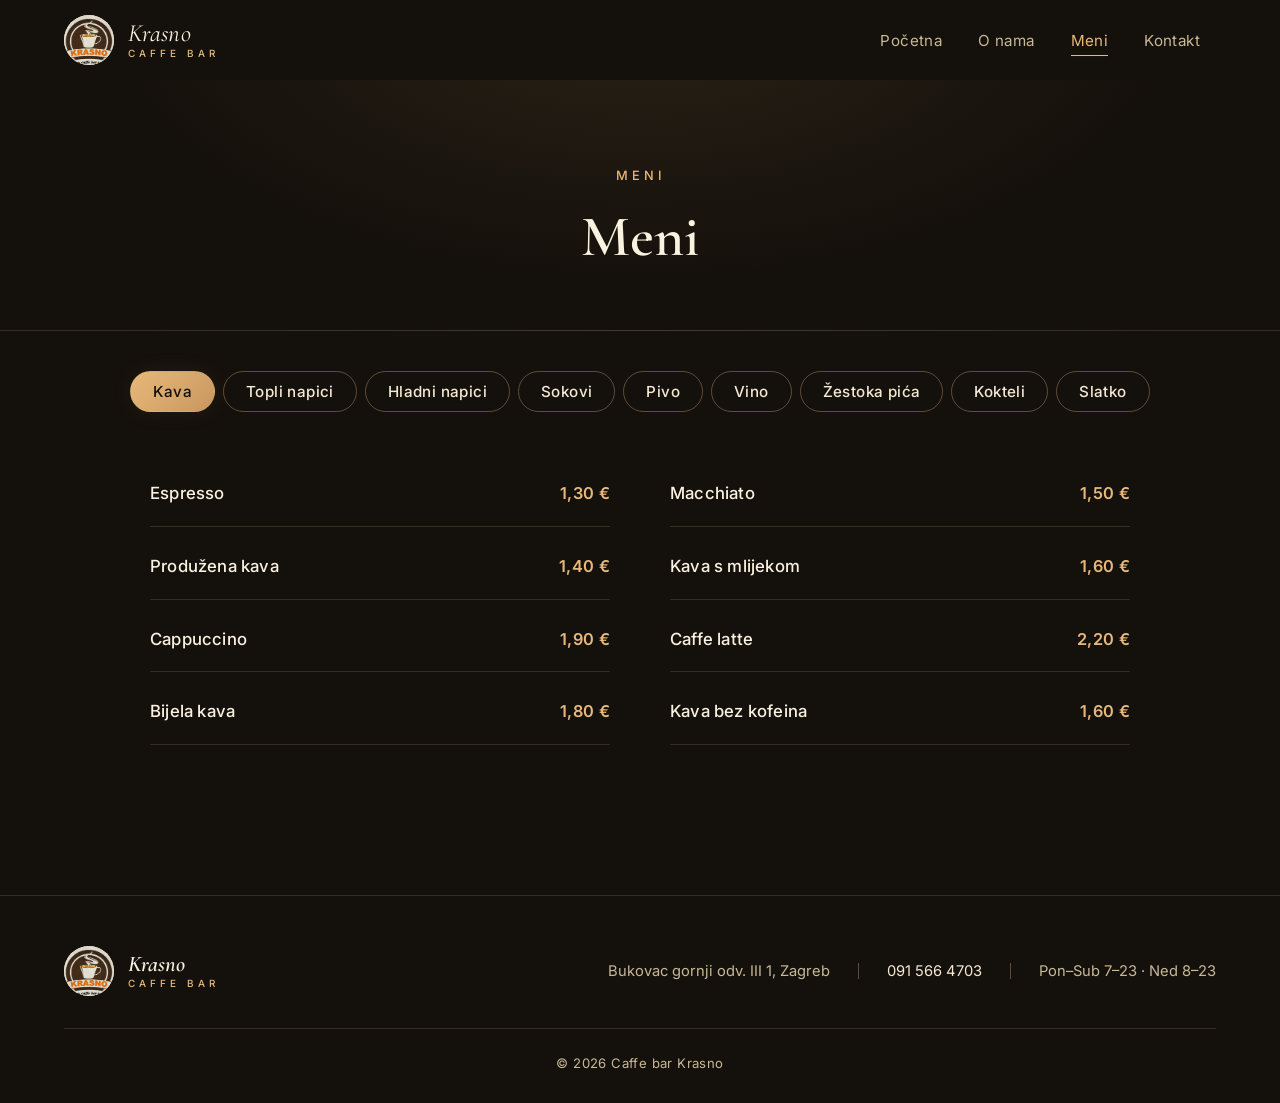
<file: caffe_bar_krasno_pravi/meni.html>
<!DOCTYPE html>
<html lang="hr">
<head>
  <meta charset="UTF-8">
  <meta name="viewport" content="width=device-width, initial-scale=1.0">
  <title>Meni — Caffe bar Krasno</title>
  <meta name="description" content="Naš meni — kava, topli i hladni napici, pivo, vino, žestoka pića i koktela.">
  <link rel="icon" href="logo.png">
  <link rel="apple-touch-icon" href="logo.png">
  <meta name="theme-color" content="#14100b">
  <link rel="preconnect" href="https://fonts.googleapis.com">
  <link rel="preconnect" href="https://fonts.gstatic.com" crossorigin>
  <link href="https://fonts.googleapis.com/css2?family=Cormorant+Garamond:ital,wght@0,400;0,500;0,600;0,700;1,400;1,500;1,600;1,700&family=Inter:wght@400;500;600;700&display=swap" rel="stylesheet">
  <link rel="stylesheet" href="css/style.css">
</head>
<body>

<nav class="nav">
  <div class="nav-inner">
    <a class="brand" href="index.html">
      <span class="brand-logo"><img src="logo.png" alt="Caffe bar Krasno logo"></span>
      <div class="brand-text">
        <span class="brand-name">Krasno</span>
        <span class="brand-sub">Caffe Bar</span>
      </div>
    </a>
    <ul class="nav-links" id="navLinks">
      <li><a href="index.html">Početna</a></li>
      <li><a href="o-nama.html">O nama</a></li>
      <li><a href="meni.html" class="active">Meni</a></li>
      <li><a href="kontakt.html">Kontakt</a></li>
    </ul>
    <button class="menu-toggle" aria-label="Otvori meni" aria-expanded="false" aria-controls="navLinks">
      <span></span><span></span><span></span>
    </button>
  </div>
</nav>

<header class="page-head">
  <div class="container">
    <span class="eyebrow">Meni</span>
    <h1>Meni</h1>
  </div>
</header>

<section style="padding-top: 40px;">
  <div class="container">
    <div class="menu-tabs" data-reveal>
      <button class="menu-tab active" data-target="cat-kava">Kava</button>
      <button class="menu-tab" data-target="cat-topli">Topli napici</button>
      <button class="menu-tab" data-target="cat-hladni">Hladni napici</button>
      <button class="menu-tab" data-target="cat-sokovi">Sokovi</button>
      <button class="menu-tab" data-target="cat-pivo">Pivo</button>
      <button class="menu-tab" data-target="cat-vino">Vino</button>
      <button class="menu-tab" data-target="cat-zestice">Žestoka pića</button>
      <button class="menu-tab" data-target="cat-kokteli">Kokteli</button>
      <button class="menu-tab" data-target="cat-slatko">Slatko</button>
    </div>

    <div id="cat-kava" class="menu-section active">
      <div class="menu-list">
        <div class="menu-item"><span class="menu-item-name">Espresso</span><span class="menu-item-price">1,30 €</span></div>
        <div class="menu-item"><span class="menu-item-name">Macchiato</span><span class="menu-item-price">1,50 €</span></div>
        <div class="menu-item"><span class="menu-item-name">Produžena kava</span><span class="menu-item-price">1,40 €</span></div>
        <div class="menu-item"><span class="menu-item-name">Kava s mlijekom</span><span class="menu-item-price">1,60 €</span></div>
        <div class="menu-item"><span class="menu-item-name">Cappuccino</span><span class="menu-item-price">1,90 €</span></div>
        <div class="menu-item"><span class="menu-item-name">Caffe latte</span><span class="menu-item-price">2,20 €</span></div>
        <div class="menu-item"><span class="menu-item-name">Bijela kava</span><span class="menu-item-price">1,80 €</span></div>
        <div class="menu-item"><span class="menu-item-name">Kava bez kofeina</span><span class="menu-item-price">1,60 €</span></div>
      </div>
    </div>

    <div id="cat-topli" class="menu-section">
      <div class="menu-list">
        <div class="menu-item"><span class="menu-item-name">Topla čokolada</span><span class="menu-item-price">2,80 €</span></div>
        <div class="menu-item"><span class="menu-item-name">Bijela čokolada</span><span class="menu-item-price">2,80 €</span></div>
        <div class="menu-item"><span class="menu-item-name">Čaj Franck</span><span class="menu-item-price">1,80 €</span></div>
        <div class="menu-item"><span class="menu-item-name">Topli sok od bazge</span><span class="menu-item-price">2,20 €</span></div>
        <div class="menu-item"><span class="menu-item-name">Topla limunada s đumbirom</span><span class="menu-item-price">2,80 €</span></div>
      </div>
    </div>

    <div id="cat-hladni" class="menu-section">
      <div class="menu-list">
        <div class="menu-item"><span class="menu-item-name">Coca-Cola 0,25 L</span><span class="menu-item-price">2,50 €</span></div>
        <div class="menu-item"><span class="menu-item-name">Coca-Cola Zero 0,25 L</span><span class="menu-item-price">2,50 €</span></div>
        <div class="menu-item"><span class="menu-item-name">Fanta 0,25 L</span><span class="menu-item-price">2,50 €</span></div>
        <div class="menu-item"><span class="menu-item-name">Schweppes Tonic 0,25 L</span><span class="menu-item-price">2,80 €</span></div>
        <div class="menu-item"><span class="menu-item-name">Cedevita 0,2 L</span><span class="menu-item-price">1,90 €</span></div>
        <div class="menu-item"><span class="menu-item-name">Jamnica 0,25 L</span><span class="menu-item-price">1,80 €</span></div>
        <div class="menu-item"><span class="menu-item-name">Jana 0,33 L</span><span class="menu-item-price">1,80 €</span></div>
        <div class="menu-item"><span class="menu-item-name">Ledeni čaj breskva</span><span class="menu-item-price">2,50 €</span></div>
      </div>
    </div>

    <div id="cat-sokovi" class="menu-section">
      <div class="menu-list">
        <div class="menu-item"><span class="menu-item-name">Cijeđena naranča</span><span class="menu-item-price">3,50 €</span></div>
        <div class="menu-item"><span class="menu-item-name">Limunada</span><span class="menu-item-price">3,00 €</span></div>
        <div class="menu-item"><span class="menu-item-name">Domaća limunada s metvicom</span><span class="menu-item-price">3,50 €</span></div>
        <div class="menu-item"><span class="menu-item-name">Sok od jabuke 0,2 L</span><span class="menu-item-price">2,20 €</span></div>
        <div class="menu-item"><span class="menu-item-name">Sok od naranče 0,2 L</span><span class="menu-item-price">2,20 €</span></div>
        <div class="menu-item"><span class="menu-item-name">Sok od bazge 0,2 L</span><span class="menu-item-price">2,20 €</span></div>
      </div>
    </div>

    <div id="cat-pivo" class="menu-section">
      <div class="menu-list">
        <div class="menu-item"><span class="menu-item-name">Ožujsko 0,5 L</span><span class="menu-item-price">2,80 €</span></div>
        <div class="menu-item"><span class="menu-item-name">Karlovačko 0,5 L</span><span class="menu-item-price">2,80 €</span></div>
        <div class="menu-item"><span class="menu-item-name">Točeno 0,5 L</span><span class="menu-item-price">3,00 €</span></div>
        <div class="menu-item"><span class="menu-item-name">Točeno 0,3 L</span><span class="menu-item-price">2,20 €</span></div>
        <div class="menu-item"><span class="menu-item-name">Heineken 0,33 L</span><span class="menu-item-price">3,20 €</span></div>
        <div class="menu-item"><span class="menu-item-name">Corona 0,33 L</span><span class="menu-item-price">3,80 €</span></div>
        <div class="menu-item"><span class="menu-item-name">Radler 0,33 L</span><span class="menu-item-price">2,80 €</span></div>
      </div>
    </div>

    <div id="cat-vino" class="menu-section">
      <div class="menu-list">
        <div class="menu-item"><span class="menu-item-name">Bijelo vino — čaša</span><span class="menu-item-price">2,50 €</span></div>
        <div class="menu-item"><span class="menu-item-name">Crno vino — čaša</span><span class="menu-item-price">2,50 €</span></div>
        <div class="menu-item"><span class="menu-item-name">Graševina 0,75 L</span><span class="menu-item-price">14,00 €</span></div>
        <div class="menu-item"><span class="menu-item-name">Plavac mali 0,75 L</span><span class="menu-item-price">18,00 €</span></div>
        <div class="menu-item"><span class="menu-item-name">Bevanda</span><span class="menu-item-price">2,00 €</span></div>
        <div class="menu-item"><span class="menu-item-name">Gemišt</span><span class="menu-item-price">2,00 €</span></div>
        <div class="menu-item"><span class="menu-item-name">Prosecco — čaša</span><span class="menu-item-price">3,80 €</span></div>
      </div>
    </div>

    <div id="cat-zestice" class="menu-section">
      <div class="menu-list">
        <div class="menu-item"><span class="menu-item-name">Domaća rakija</span><span class="menu-item-price">1,80 €</span></div>
        <div class="menu-item"><span class="menu-item-name">Travarica</span><span class="menu-item-price">2,00 €</span></div>
        <div class="menu-item"><span class="menu-item-name">Pelinkovac</span><span class="menu-item-price">2,00 €</span></div>
        <div class="menu-item"><span class="menu-item-name">Vodka</span><span class="menu-item-price">2,80 €</span></div>
        <div class="menu-item"><span class="menu-item-name">Gin</span><span class="menu-item-price">2,80 €</span></div>
        <div class="menu-item"><span class="menu-item-name">Tequila</span><span class="menu-item-price">3,20 €</span></div>
        <div class="menu-item"><span class="menu-item-name">Jameson</span><span class="menu-item-price">3,80 €</span></div>
        <div class="menu-item"><span class="menu-item-name">Jack Daniel's</span><span class="menu-item-price">4,20 €</span></div>
        <div class="menu-item"><span class="menu-item-name">Chivas Regal</span><span class="menu-item-price">5,00 €</span></div>
      </div>
    </div>

    <div id="cat-kokteli" class="menu-section">
      <div class="menu-list">
        <div class="menu-item"><span class="menu-item-name">Aperol Spritz</span><span class="menu-item-price">5,80 €</span></div>
        <div class="menu-item"><span class="menu-item-name">Hugo</span><span class="menu-item-price">5,80 €</span></div>
        <div class="menu-item"><span class="menu-item-name">Mojito</span><span class="menu-item-price">6,50 €</span></div>
        <div class="menu-item"><span class="menu-item-name">Gin tonic</span><span class="menu-item-price">5,50 €</span></div>
        <div class="menu-item"><span class="menu-item-name">Cuba libre</span><span class="menu-item-price">5,50 €</span></div>
        <div class="menu-item"><span class="menu-item-name">Long Island Iced Tea</span><span class="menu-item-price">7,00 €</span></div>
      </div>
    </div>

    <div id="cat-slatko" class="menu-section">
      <div class="menu-list">
        <div class="menu-item"><span class="menu-item-name">Domaći kolač dana</span><span class="menu-item-price">3,00 €</span></div>
        <div class="menu-item"><span class="menu-item-name">Torta — komad</span><span class="menu-item-price">3,50 €</span></div>
        <div class="menu-item"><span class="menu-item-name">Strudel od jabuke</span><span class="menu-item-price">2,80 €</span></div>
        <div class="menu-item"><span class="menu-item-name">Croissant</span><span class="menu-item-price">1,50 €</span></div>
        <div class="menu-item"><span class="menu-item-name">Croissant s čokoladom</span><span class="menu-item-price">1,80 €</span></div>
      </div>
    </div>
  </div>
</section>

<footer class="footer">
  <div class="container">
    <div class="footer-row">
      <div class="footer-brand-block">
        <span class="brand-logo"><img src="logo.png" alt="Caffe bar Krasno logo"></span>
        <div class="footer-brand-text">
          <strong>Krasno</strong>
          <span>Caffe Bar</span>
        </div>
      </div>
      <div class="footer-meta">
        <span>Bukovac gornji odv. III 1, Zagreb</span>
        <span class="footer-meta-divider"></span>
        <a href="tel:+385915664703">091 566 4703</a>
        <span class="footer-meta-divider"></span>
        <span>Pon–Sub 7–23 · Ned 8–23</span>
      </div>
    </div>
    <div class="footer-bottom">
      © <span id="year"></span> Caffe bar Krasno
    </div>
  </div>
</footer>

<script defer src="js/main.js"></script>
<script>document.getElementById('year').textContent = new Date().getFullYear();</script>
</body>
</html>
</file>
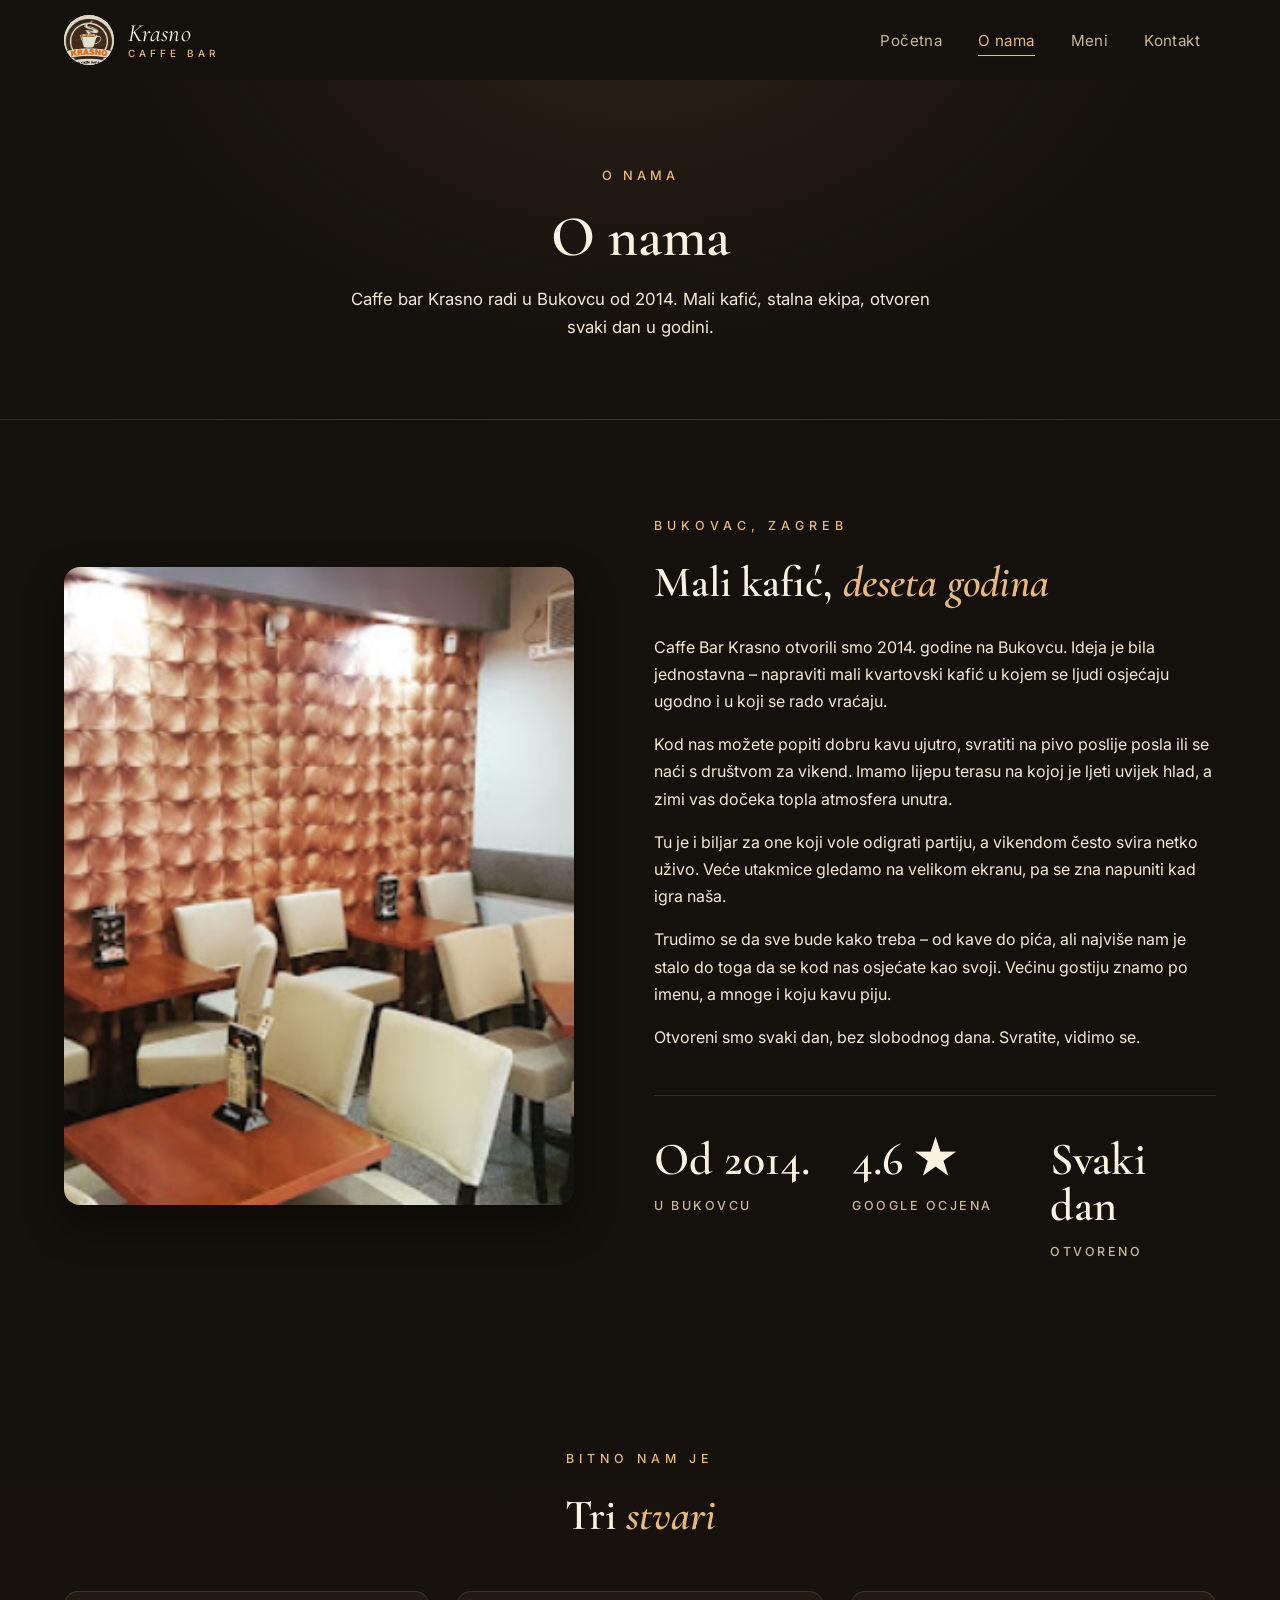
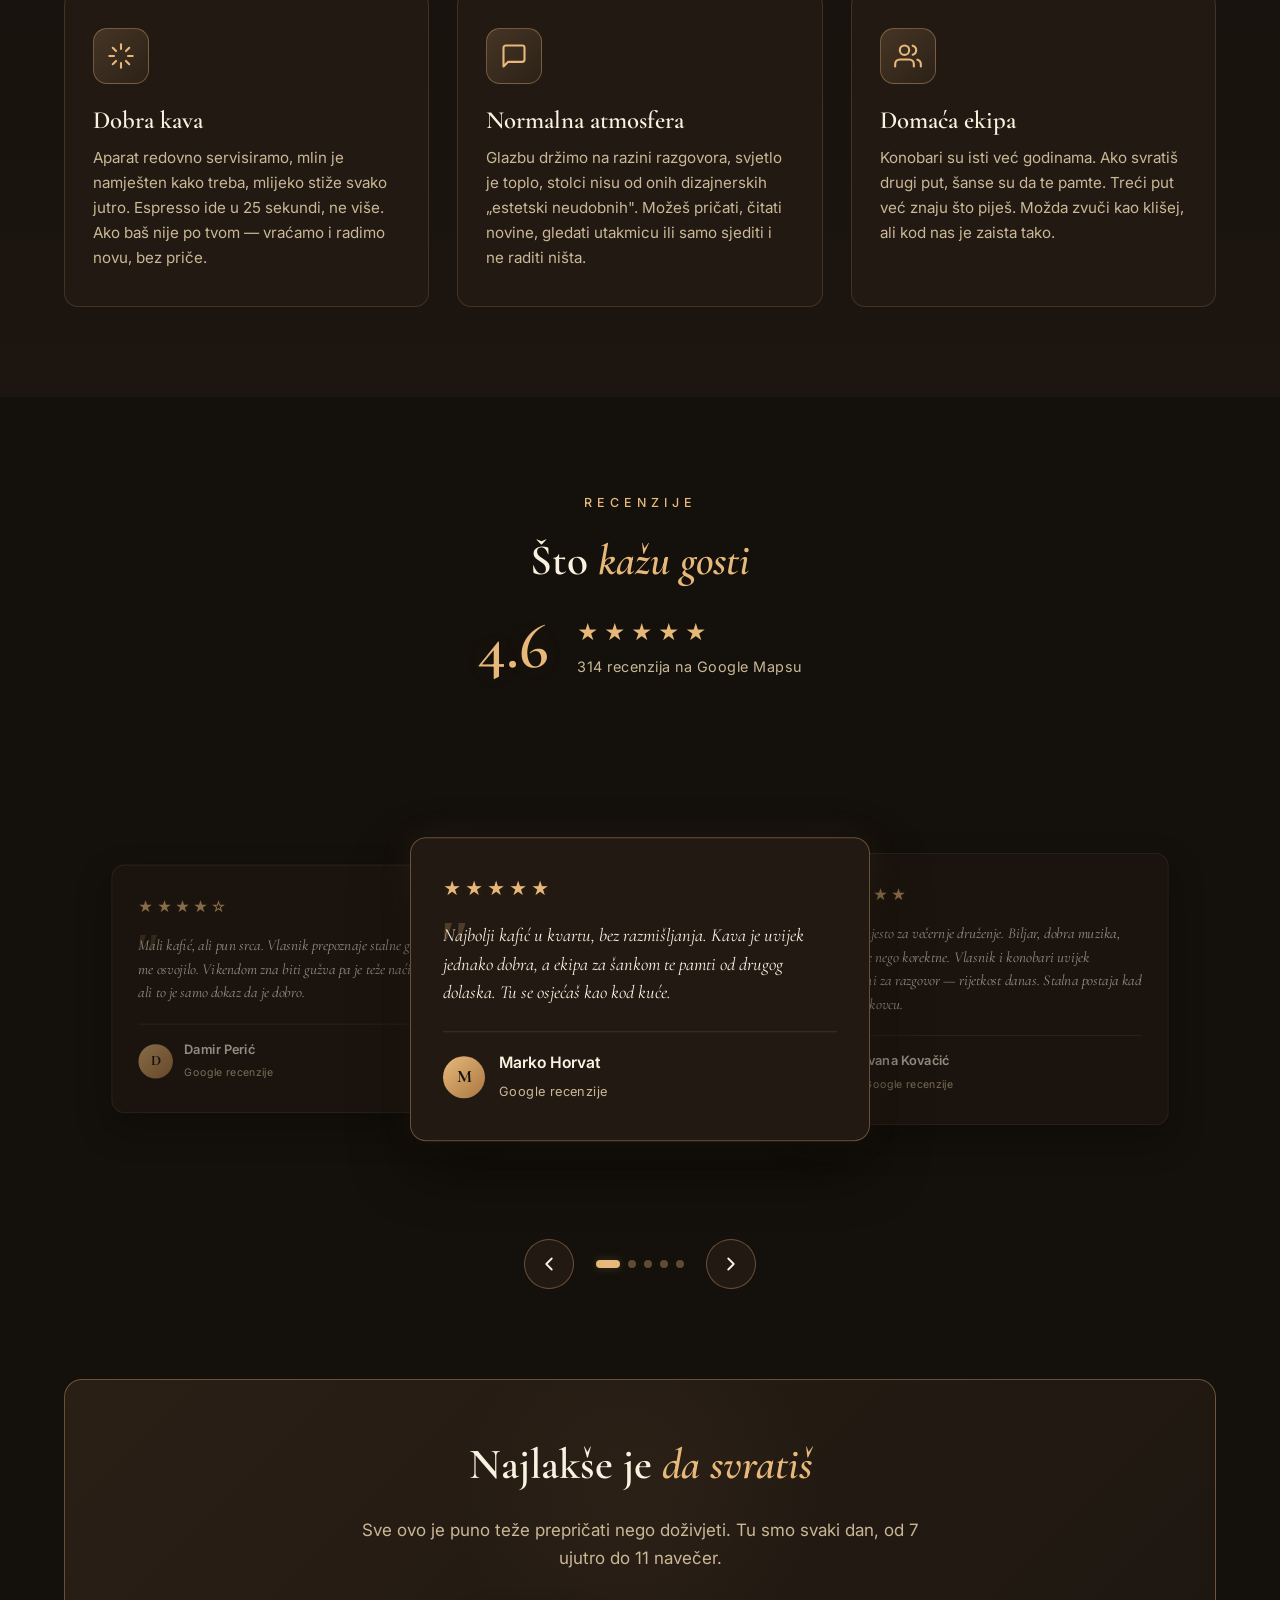
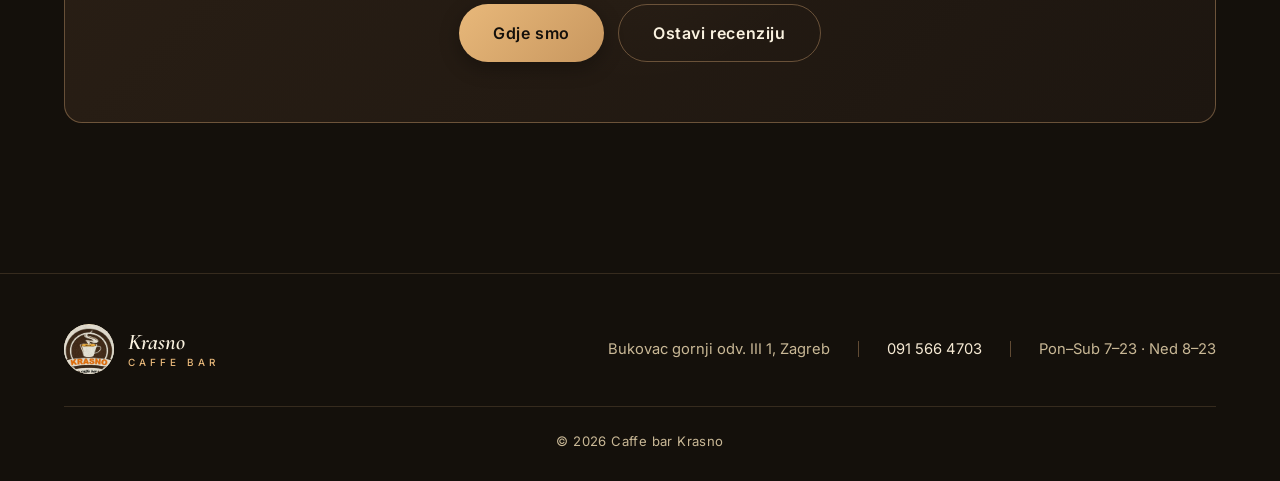
<file: caffe_bar_krasno_pravi/o-nama.html>
<!DOCTYPE html>
<html lang="hr">
<head>
  <meta charset="UTF-8">
  <meta name="viewport" content="width=device-width, initial-scale=1.0">
  <title>O nama — Caffe bar Krasno</title>
  <meta name="description" content="Priča o kafiću u Bukovcu — kako je sve počelo i zašto se gosti uvijek vraćaju.">
  <link rel="icon" href="logo.png">
  <link rel="apple-touch-icon" href="logo.png">
  <meta name="theme-color" content="#14100b">
  <link rel="preconnect" href="https://fonts.googleapis.com">
  <link rel="preconnect" href="https://fonts.gstatic.com" crossorigin>
  <link href="https://fonts.googleapis.com/css2?family=Cormorant+Garamond:ital,wght@0,400;0,500;0,600;0,700;1,400;1,500;1,600;1,700&family=Inter:wght@400;500;600;700&display=swap" rel="stylesheet">
  <link rel="stylesheet" href="css/style.css">
</head>
<body>

<nav class="nav">
  <div class="nav-inner">
    <a class="brand" href="index.html">
      <span class="brand-logo"><img src="logo.png" alt="Caffe bar Krasno logo"></span>
      <div class="brand-text">
        <span class="brand-name">Krasno</span>
        <span class="brand-sub">Caffe Bar</span>
      </div>
    </a>
    <ul class="nav-links" id="navLinks">
      <li><a href="index.html">Početna</a></li>
      <li><a href="o-nama.html" class="active">O nama</a></li>
      <li><a href="meni.html">Meni</a></li>
      <li><a href="kontakt.html">Kontakt</a></li>
    </ul>
    <button class="menu-toggle" aria-label="Otvori meni" aria-expanded="false" aria-controls="navLinks">
      <span></span><span></span><span></span>
    </button>
  </div>
</nav>

<header class="page-head">
  <div class="container">
    <span class="eyebrow">O nama</span>
    <h1>O nama</h1>
    <p>Caffe bar Krasno radi u Bukovcu od 2014. Mali kafić, stalna ekipa, otvoren svaki dan u godini.</p>
  </div>
</header>

<section>
  <div class="container">
    <div class="about-grid">
      <div class="about-img" data-reveal>
        <img src="gallery/interior-wall.png" alt="Interijer Caffe bara Krasno">
      </div>
      <div class="about-text" data-reveal>
        <span class="section-eyebrow">Bukovac, Zagreb</span>
        <h2>Mali kafić, <em>deseta godina</em></h2>
        <p>Caffe Bar Krasno otvorili smo 2014. godine na Bukovcu. Ideja je bila jednostavna – napraviti mali kvartovski kafić u kojem se ljudi osjećaju ugodno i u koji se rado vraćaju.</p>
        <p>Kod nas možete popiti dobru kavu ujutro, svratiti na pivo poslije posla ili se naći s društvom za vikend. Imamo lijepu terasu na kojoj je ljeti uvijek hlad, a zimi vas dočeka topla atmosfera unutra.</p>
        <p>Tu je i biljar za one koji vole odigrati partiju, a vikendom često svira netko uživo. Veće utakmice gledamo na velikom ekranu, pa se zna napuniti kad igra naša.</p>
        <p>Trudimo se da sve bude kako treba – od kave do pića, ali najviše nam je stalo do toga da se kod nas osjećate kao svoji. Većinu gostiju znamo po imenu, a mnoge i koju kavu piju.</p>
        <p>Otvoreni smo svaki dan, bez slobodnog dana. Svratite, vidimo se.</p>
        <div class="about-stats">
          <div>
            <strong>Od 2014.</strong>
            <span>U Bukovcu</span>
          </div>
          <div>
            <strong>4.6 ★</strong>
            <span>Google ocjena</span>
          </div>
          <div>
            <strong>Svaki dan</strong>
            <span>Otvoreno</span>
          </div>
        </div>
      </div>
    </div>
  </div>
</section>

<section class="features">
  <div class="container">
    <div class="center-text" data-reveal>
      <span class="section-eyebrow" style="justify-content:center; display:inline-flex;">Bitno nam je</span>
      <h2>Tri <em>stvari</em></h2>
    </div>
    <div class="features-grid three-cols">
      <div class="feature-card" data-reveal>
        <div class="feature-icon">
          <svg viewBox="0 0 24 24" fill="none" stroke="currentColor" stroke-width="1.8" stroke-linecap="round" stroke-linejoin="round"><path d="M12 2v4M12 18v4M4.93 4.93l2.83 2.83M16.24 16.24l2.83 2.83M2 12h4M18 12h4M4.93 19.07l2.83-2.83M16.24 7.76l2.83-2.83"/></svg>
        </div>
        <h3>Dobra kava</h3>
        <p>Aparat redovno servisiramo, mlin je namješten kako treba, mlijeko stiže svako jutro. Espresso ide u 25 sekundi, ne više. Ako baš nije po tvom — vraćamo i radimo novu, bez priče.</p>
      </div>
      <div class="feature-card" data-reveal>
        <div class="feature-icon">
          <svg viewBox="0 0 24 24" fill="none" stroke="currentColor" stroke-width="1.8" stroke-linecap="round" stroke-linejoin="round"><path d="M21 15a2 2 0 0 1-2 2H7l-4 4V5a2 2 0 0 1 2-2h14a2 2 0 0 1 2 2z"/></svg>
        </div>
        <h3>Normalna atmosfera</h3>
        <p>Glazbu držimo na razini razgovora, svjetlo je toplo, stolci nisu od onih dizajnerskih „estetski neudobnih". Možeš pričati, čitati novine, gledati utakmicu ili samo sjediti i ne raditi ništa.</p>
      </div>
      <div class="feature-card" data-reveal>
        <div class="feature-icon">
          <svg viewBox="0 0 24 24" fill="none" stroke="currentColor" stroke-width="1.8" stroke-linecap="round" stroke-linejoin="round"><path d="M17 21v-2a4 4 0 0 0-4-4H5a4 4 0 0 0-4 4v2"/><circle cx="9" cy="7" r="4"/><path d="M23 21v-2a4 4 0 0 0-3-3.87M16 3.13a4 4 0 0 1 0 7.75"/></svg>
        </div>
        <h3>Domaća ekipa</h3>
        <p>Konobari su isti već godinama. Ako svratiš drugi put, šanse su da te pamte. Treći put već znaju što piješ. Možda zvuči kao klišej, ali kod nas je zaista tako.</p>
      </div>
    </div>
  </div>
</section>

<section>
  <div class="container">
    <div class="center-text" data-reveal>
      <span class="section-eyebrow" style="justify-content:center; display:inline-flex;">Recenzije</span>
      <h2>Što <em>kažu gosti</em></h2>
    </div>

    <div class="reviews-summary" data-reveal style="margin-top: 30px;">
      <div class="summary-score">4.6</div>
      <div class="summary-meta">
        <div class="summary-stars">★★★★★</div>
        <span>314 recenzija na Google Mapsu</span>
      </div>
    </div>

    <div class="reviews-wrap" data-reveal>
      <div class="reviews-stage">
        <article class="review-card" data-pos="left">
          <div class="review-stars">★★★★★</div>
          <p class="review-text">Najbolji kafić u kvartu, bez razmišljanja. Kava je uvijek jednako dobra, a ekipa za šankom te pamti od drugog dolaska. Tu se osjećaš kao kod kuće.</p>
          <div class="review-author">
            <div class="review-avatar">M</div>
            <div>
              <span class="review-name">Marko Horvat</span>
              <span class="review-source">Google recenzije</span>
            </div>
          </div>
        </article>

        <article class="review-card" data-pos="center">
          <div class="review-stars">★★★★★</div>
          <p class="review-text">Idealno mjesto za večernje druženje. Biljar, dobra muzika, cijene više nego korektne. Vlasnik i konobari uvijek raspoloženi za razgovor — rijetkost danas. Stalna postaja kad sam u Bukovcu.</p>
          <div class="review-author">
            <div class="review-avatar">I</div>
            <div>
              <span class="review-name">Ivana Kovačić</span>
              <span class="review-source">Google recenzije</span>
            </div>
          </div>
        </article>

        <article class="review-card" data-pos="right">
          <div class="review-stars">★★★★★</div>
          <p class="review-text">Volim navratiti subotom kad ima žive glazbe. Ekipa je prijateljska, atmosfera opuštena. Cappuccino je top, a domaći kolači su za ne ispustit.</p>
          <div class="review-author">
            <div class="review-avatar">T</div>
            <div>
              <span class="review-name">Tomislav Babić</span>
              <span class="review-source">Google recenzije</span>
            </div>
          </div>
        </article>

        <article class="review-card" data-pos="hidden">
          <div class="review-stars">★★★★★</div>
          <p class="review-text">Latte art je odličan, vidi se da znaju što rade. Mali, ugodan kafić koji ima dušu. Jedan od onih koji ne moraš tražiti — kad uđeš jednom, vraćaš se.</p>
          <div class="review-author">
            <div class="review-avatar">P</div>
            <div>
              <span class="review-name">Petra Novak</span>
              <span class="review-source">Google recenzije</span>
            </div>
          </div>
        </article>

        <article class="review-card" data-pos="hidden">
          <div class="review-stars">★★★★☆</div>
          <p class="review-text">Mali kafić, ali pun srca. Vlasnik prepoznaje stalne goste i to me osvojilo. Vikendom zna biti gužva pa je teže naći mjesto, ali to je samo dokaz da je dobro.</p>
          <div class="review-author">
            <div class="review-avatar">D</div>
            <div>
              <span class="review-name">Damir Perić</span>
              <span class="review-source">Google recenzije</span>
            </div>
          </div>
        </article>
      </div>

      <div class="reviews-controls">
        <button class="review-btn review-prev" aria-label="Prethodna recenzija">
          <svg viewBox="0 0 24 24" fill="none" stroke="currentColor" stroke-width="2" stroke-linecap="round" stroke-linejoin="round"><polyline points="15 18 9 12 15 6"/></svg>
        </button>
        <div class="review-dots">
          <button class="review-dot active" aria-label="Recenzija 1"></button>
          <button class="review-dot" aria-label="Recenzija 2"></button>
          <button class="review-dot" aria-label="Recenzija 3"></button>
          <button class="review-dot" aria-label="Recenzija 4"></button>
          <button class="review-dot" aria-label="Recenzija 5"></button>
        </div>
        <button class="review-btn review-next" aria-label="Sljedeća recenzija">
          <svg viewBox="0 0 24 24" fill="none" stroke="currentColor" stroke-width="2" stroke-linecap="round" stroke-linejoin="round"><polyline points="9 18 15 12 9 6"/></svg>
        </button>
      </div>
    </div>
  </div>
</section>

<section style="padding-top: 0;">
  <div class="container">
    <div class="cta-banner" data-reveal>
      <h2>Najlakše je <em>da svratiš</em></h2>
      <p>Sve ovo je puno teže prepričati nego doživjeti. Tu smo svaki dan, od 7 ujutro do 11 navečer.</p>
      <div style="display:flex; gap:14px; justify-content:center; flex-wrap:wrap;">
        <a href="kontakt.html" class="btn btn-primary">Gdje smo</a>
        <a href="https://maps.app.goo.gl/r9EeArFSdpamhQFi9" target="_blank" rel="noopener" class="btn btn-ghost">Ostavi recenziju</a>
      </div>
    </div>
  </div>
</section>

<footer class="footer">
  <div class="container">
    <div class="footer-row">
      <div class="footer-brand-block">
        <span class="brand-logo"><img src="logo.png" alt="Caffe bar Krasno logo"></span>
        <div class="footer-brand-text">
          <strong>Krasno</strong>
          <span>Caffe Bar</span>
        </div>
      </div>
      <div class="footer-meta">
        <span>Bukovac gornji odv. III 1, Zagreb</span>
        <span class="footer-meta-divider"></span>
        <a href="tel:+385915664703">091 566 4703</a>
        <span class="footer-meta-divider"></span>
        <span>Pon–Sub 7–23 · Ned 8–23</span>
      </div>
    </div>
    <div class="footer-bottom">
      © <span id="year"></span> Caffe bar Krasno
    </div>
  </div>
</footer>

<script defer src="js/main.js"></script>
<script>document.getElementById('year').textContent = new Date().getFullYear();</script>
</body>
</html>
</file>
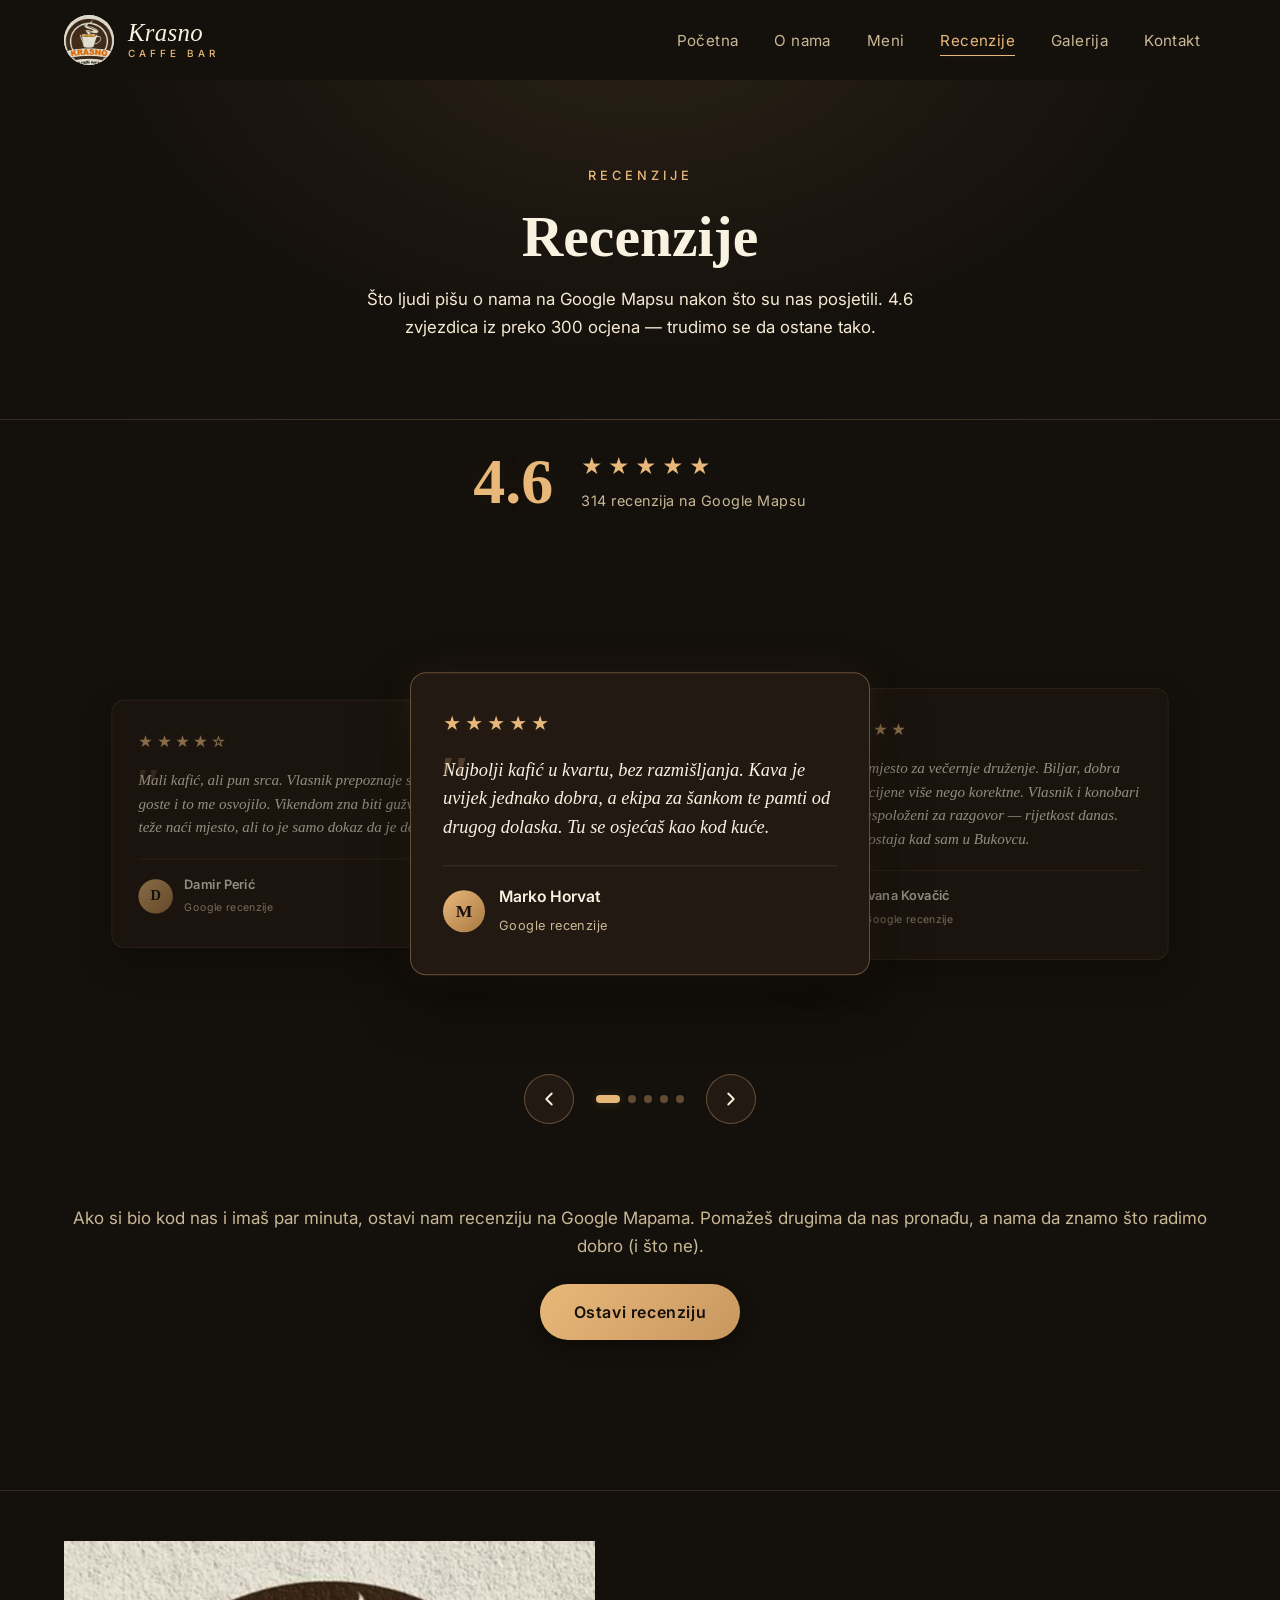
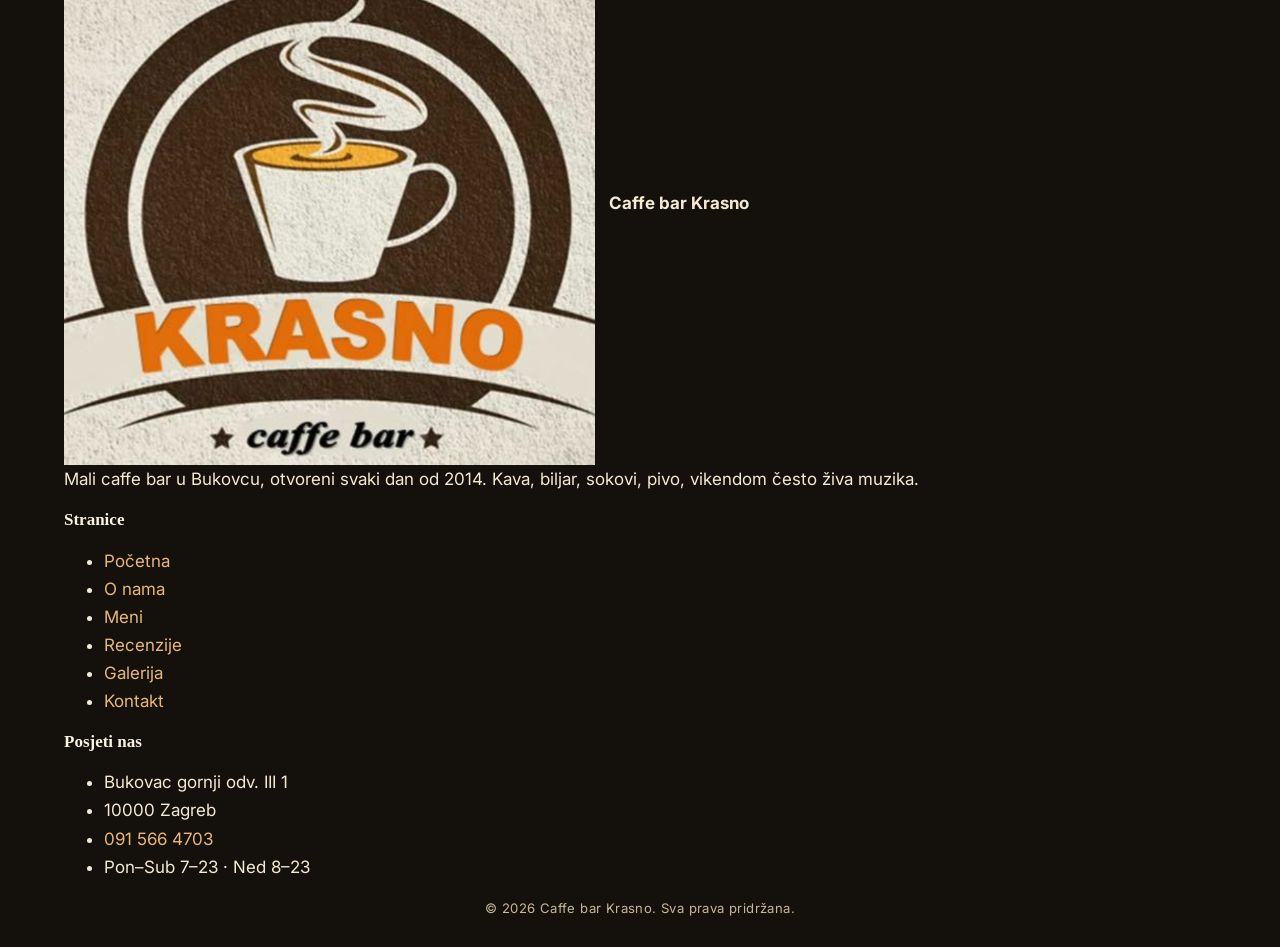
<file: caffe_bar_krasno_pravi/recenzije.html>
<!DOCTYPE html>
<html lang="hr">
<head>
  <meta charset="UTF-8">
  <meta name="viewport" content="width=device-width, initial-scale=1.0">
  <title>Recenzije — Caffe bar Krasno</title>
  <meta name="description" content="Što kažu naši gosti — recenzije s Google Mapsa.">
  <link rel="icon" href="logo.png">
  <link rel="apple-touch-icon" href="logo.png">
  <meta name="theme-color" content="#14100b">
  <link rel="preconnect" href="https://fonts.googleapis.com">
  <link rel="preconnect" href="https://fonts.gstatic.com" crossorigin>
  <link href="https://fonts.googleapis.com/css2?family=DM+Serif+Display:ital@0;1&family=Inter:wght@400;500;600;700&display=swap" rel="stylesheet">
  <link rel="stylesheet" href="css/style.css">
</head>
<body>

<nav class="nav">
  <div class="nav-inner">
    <a class="brand" href="index.html">
      <span class="brand-logo"><img src="logo.png" alt="Caffe bar Krasno logo"></span>
      <div class="brand-text">
        <span class="brand-name">Krasno</span>
        <span class="brand-sub">Caffe Bar</span>
      </div>
    </a>
    <ul class="nav-links" id="navLinks">
      <li><a href="index.html">Početna</a></li>
      <li><a href="o-nama.html">O nama</a></li>
      <li><a href="meni.html">Meni</a></li>
      <li><a href="recenzije.html" class="active">Recenzije</a></li>
      <li><a href="galerija.html">Galerija</a></li>
      <li><a href="kontakt.html">Kontakt</a></li>
    </ul>
    <button class="menu-toggle" aria-label="Otvori meni" aria-expanded="false" aria-controls="navLinks">
      <span></span><span></span><span></span>
    </button>
  </div>
</nav>

<header class="page-head">
  <div class="container">
    <span class="eyebrow">Recenzije</span>
    <h1>Recenzije</h1>
    <p>Što ljudi pišu o nama na Google Mapsu nakon što su nas posjetili. 4.6 zvjezdica iz preko 300 ocjena — trudimo se da ostane tako.</p>
  </div>
</header>

<section style="padding-top: 30px;">
  <div class="container">
    <div class="reviews-summary" data-reveal>
      <div class="summary-score">4.6</div>
      <div class="summary-meta">
        <div class="summary-stars">★★★★★</div>
        <span>314 recenzija na Google Mapsu</span>
      </div>
    </div>

    <div class="reviews-wrap" data-reveal>
      <div class="reviews-stage">
        <article class="review-card" data-pos="left">
          <div class="review-stars">★★★★★</div>
          <p class="review-text">Najbolji kafić u kvartu, bez razmišljanja. Kava je uvijek jednako dobra, a ekipa za šankom te pamti od drugog dolaska. Tu se osjećaš kao kod kuće.</p>
          <div class="review-author">
            <div class="review-avatar">M</div>
            <div>
              <span class="review-name">Marko Horvat</span>
              <span class="review-source">Google recenzije</span>
            </div>
          </div>
        </article>

        <article class="review-card" data-pos="center">
          <div class="review-stars">★★★★★</div>
          <p class="review-text">Idealno mjesto za večernje druženje. Biljar, dobra muzika, cijene više nego korektne. Vlasnik i konobari uvijek raspoloženi za razgovor — rijetkost danas. Stalna postaja kad sam u Bukovcu.</p>
          <div class="review-author">
            <div class="review-avatar">I</div>
            <div>
              <span class="review-name">Ivana Kovačić</span>
              <span class="review-source">Google recenzije</span>
            </div>
          </div>
        </article>

        <article class="review-card" data-pos="right">
          <div class="review-stars">★★★★★</div>
          <p class="review-text">Volim navratiti subotom kad ima žive glazbe. Ekipa je prijateljska, atmosfera opuštena. Cappuccino je top, a domaći kolači su za ne ispustit.</p>
          <div class="review-author">
            <div class="review-avatar">T</div>
            <div>
              <span class="review-name">Tomislav Babić</span>
              <span class="review-source">Google recenzije</span>
            </div>
          </div>
        </article>

        <article class="review-card" data-pos="hidden">
          <div class="review-stars">★★★★★</div>
          <p class="review-text">Latte art je odličan, vidi se da znaju što rade. Mali, ugodan kafić koji ima dušu. Jedan od onih koji ne moraš tražiti — kad uđeš jednom, vraćaš se.</p>
          <div class="review-author">
            <div class="review-avatar">P</div>
            <div>
              <span class="review-name">Petra Novak</span>
              <span class="review-source">Google recenzije</span>
            </div>
          </div>
        </article>

        <article class="review-card" data-pos="hidden">
          <div class="review-stars">★★★★☆</div>
          <p class="review-text">Mali kafić, ali pun srca. Vlasnik prepoznaje stalne goste i to me osvojilo. Vikendom zna biti gužva pa je teže naći mjesto, ali to je samo dokaz da je dobro.</p>
          <div class="review-author">
            <div class="review-avatar">D</div>
            <div>
              <span class="review-name">Damir Perić</span>
              <span class="review-source">Google recenzije</span>
            </div>
          </div>
        </article>
      </div>

      <div class="reviews-controls">
        <button class="review-btn review-prev" aria-label="Prethodna recenzija">
          <svg viewBox="0 0 24 24" fill="none" stroke="currentColor" stroke-width="2" stroke-linecap="round" stroke-linejoin="round"><polyline points="15 18 9 12 15 6"/></svg>
        </button>
        <div class="review-dots">
          <button class="review-dot active" aria-label="Recenzija 1"></button>
          <button class="review-dot" aria-label="Recenzija 2"></button>
          <button class="review-dot" aria-label="Recenzija 3"></button>
          <button class="review-dot" aria-label="Recenzija 4"></button>
          <button class="review-dot" aria-label="Recenzija 5"></button>
        </div>
        <button class="review-btn review-next" aria-label="Sljedeća recenzija">
          <svg viewBox="0 0 24 24" fill="none" stroke="currentColor" stroke-width="2" stroke-linecap="round" stroke-linejoin="round"><polyline points="9 18 15 12 9 6"/></svg>
        </button>
      </div>
    </div>

    <div class="center-text" style="margin-top: 80px;" data-reveal>
      <p style="color: var(--text-on-dark-muted); margin-bottom: 24px;">Ako si bio kod nas i imaš par minuta, ostavi nam recenziju na Google Mapama. Pomažeš drugima da nas pronađu, a nama da znamo što radimo dobro (i što ne).</p>
      <a href="https://maps.app.goo.gl/r9EeArFSdpamhQFi9" target="_blank" rel="noopener" class="btn btn-primary">Ostavi recenziju</a>
    </div>
  </div>
</section>

<footer class="footer">
  <div class="container">
    <div class="footer-grid">
      <div>
        <div class="footer-brand-block">
          <img src="logo.png" alt="Krasno logo">
          <strong>Caffe bar Krasno</strong>
        </div>
        <p>Mali caffe bar u Bukovcu, otvoreni svaki dan od 2014. Kava, biljar, sokovi, pivo, vikendom često živa muzika.</p>
      </div>
      <div>
        <h4>Stranice</h4>
        <ul>
          <li><a href="index.html">Početna</a></li>
          <li><a href="o-nama.html">O nama</a></li>
          <li><a href="meni.html">Meni</a></li>
          <li><a href="recenzije.html">Recenzije</a></li>
          <li><a href="galerija.html">Galerija</a></li>
          <li><a href="kontakt.html">Kontakt</a></li>
        </ul>
      </div>
      <div>
        <h4>Posjeti nas</h4>
        <ul>
          <li>Bukovac gornji odv. III 1</li>
          <li>10000 Zagreb</li>
          <li><a href="tel:+385915664703">091 566 4703</a></li>
          <li>Pon–Sub 7–23 · Ned 8–23</li>
        </ul>
      </div>
    </div>
    <div class="footer-bottom">
      © <span id="year"></span> Caffe bar Krasno. Sva prava pridržana.
    </div>
  </div>
</footer>

<script defer src="js/main.js"></script>
<script>document.getElementById('year').textContent = new Date().getFullYear();</script>
</body>
</html>
</file>
<file: caffe_bar_krasno_pravi/css/style.css>
/* ============================================
   Caffe bar Krasno — Stilski list
   ============================================ */

:root {
  --bg-deep: #14100b;
  --bg-dark: #1d1610;
  --bg-medium: #2a1f15;
  --bg-card: #221912;
  --cream: #f3e3c3;
  --cream-soft: #faf2e0;
  --amber: #d4a574;
  --amber-bright: #e8b87a;
  --gold: #c8975f;
  --gold-deep: #a87842;
  --text-on-dark: #f5e9d3;
  --text-on-dark-muted: #c9b896;
  --line: rgba(212, 165, 116, 0.18);
  --line-strong: rgba(212, 165, 116, 0.4);
  --glow: rgba(232, 184, 122, 0.20);
  --glow-soft: rgba(232, 184, 122, 0.08);
  --shadow-card: 0 18px 40px rgba(0, 0, 0, 0.35);

  --font-serif: 'Cormorant Garamond', Georgia, serif;
  --font-sans: 'Inter', system-ui, -apple-system, 'Segoe UI', Roboto, sans-serif;

  --maxw: 1200px;
  --nav-h: 80px;
}

* { box-sizing: border-box; }

html {
  scroll-behavior: smooth;
  overflow-x: hidden;
  width: 100%;
}

body {
  margin: 0;
  font-family: var(--font-sans);
  background: var(--bg-deep);
  color: var(--text-on-dark);
  line-height: 1.65;
  font-size: 17px;
  -webkit-font-smoothing: antialiased;
  -moz-osx-font-smoothing: grayscale;
  overflow-x: hidden;
  width: 100%;
  position: relative;
}

img { max-width: 100%; display: block; }

a { color: var(--amber-bright); text-decoration: none; transition: color 0.25s ease; }
a:hover { color: var(--cream-soft); }

h1, h2, h3, h4 {
  font-family: var(--font-serif);
  font-weight: 600;
  color: var(--cream-soft);
  letter-spacing: 0px;
  margin: 0 0 0.6em;
  line-height: 1.15;
}

h1 { font-size: clamp(2.4rem, 5.5vw, 4.2rem); font-weight: 600; }
h2 { font-size: clamp(1.9rem, 3.8vw, 2.7rem); font-weight: 600; }
h3 { font-size: clamp(1.25rem, 2.2vw, 1.55rem); font-weight: 600; }

p { margin: 0 0 1em; }

.container {
  width: 100%;
  max-width: var(--maxw);
  margin: 0 auto;
  padding: 0 24px;
}

/* ============= NAVBAR ============= */
.nav {
  position: fixed;
  top: 0; left: 0; right: 0;
  z-index: 100;
  height: var(--nav-h);
  background: var(--bg-deep);
  transition: background 0.3s ease, box-shadow 0.3s ease;
}
.nav.scrolled {
  background: var(--bg-deep);
  box-shadow: 0 8px 28px rgba(0, 0, 0, 0.35);
}
.nav-inner {
  height: 100%;
  display: flex;
  align-items: center;
  justify-content: space-between;
  max-width: var(--maxw);
  margin: 0 auto;
  padding: 0 24px;
}
.brand {
  display: flex;
  align-items: center;
  gap: 14px;
  text-decoration: none;
}
.brand-logo {
  width: 50px;
  height: 50px;
  border-radius: 50%;
  overflow: hidden;
  background: var(--cream);
  flex-shrink: 0;
  position: relative;
}
.brand-logo img {
  position: absolute;
  width: 140%;
  height: 140%;
  left: 50%;
  top: 50%;
  transform: translate(-50%, -50%);
  object-fit: contain;
}
.brand-text {
  display: flex;
  flex-direction: column;
  line-height: 1;
}
.brand-name {
  font-family: var(--font-serif);
  font-style: italic;
  font-size: 1.55rem;
  font-weight: 400;
  color: var(--cream-soft);
  letter-spacing: 0.3px;
}
.brand-sub {
  font-family: var(--font-sans);
  font-size: 0.62rem;
  letter-spacing: 4px;
  text-transform: uppercase;
  color: var(--amber-bright);
  margin-top: 4px;
  font-weight: 500;
}

.nav-links {
  display: flex;
  align-items: center;
  gap: 4px;
  list-style: none;
  padding: 0;
  margin: 0;
}
.nav-links a {
  color: var(--text-on-dark-muted);
  font-size: 0.95rem;
  letter-spacing: 0.4px;
  padding: 10px 16px;
  border-radius: 8px;
  position: relative;
  transition: color 0.25s ease;
}
.nav-links a:hover { color: var(--cream-soft); }
.nav-links a.active {
  color: var(--amber-bright);
}
.nav-links a.active::after {
  content: '';
  position: absolute;
  left: 16px; right: 16px; bottom: 4px;
  height: 1px;
  background: var(--amber-bright);
  box-shadow: 0 0 8px var(--glow);
}

.menu-toggle {
  display: none;
  width: 44px; height: 44px;
  border: 1px solid var(--line-strong);
  background: transparent;
  border-radius: 10px;
  cursor: pointer;
  position: relative;
}
.menu-toggle span {
  position: absolute;
  left: 11px; right: 11px;
  height: 2px;
  background: var(--cream);
  border-radius: 2px;
  transition: transform 0.3s ease, opacity 0.2s ease, top 0.3s ease;
}
.menu-toggle span:nth-child(1) { top: 14px; }
.menu-toggle span:nth-child(2) { top: 21px; }
.menu-toggle span:nth-child(3) { top: 28px; }
.menu-toggle.open span:nth-child(1) { top: 21px; transform: rotate(45deg); }
.menu-toggle.open span:nth-child(2) { opacity: 0; }
.menu-toggle.open span:nth-child(3) { top: 21px; transform: rotate(-45deg); }

@media (max-width: 880px) {
  .menu-toggle { display: block; }
  .nav-links {
    position: fixed;
    top: var(--nav-h);
    left: 0; right: 0;
    flex-direction: column;
    align-items: stretch;
    gap: 6px;
    padding: 14px;
    background: var(--bg-deep);
    transform: translateY(calc(-100% - var(--nav-h) - 20px));
    transition: transform 0.35s ease, box-shadow 0.35s ease;
  }
  .nav-links.open {
    transform: translateY(0);
    box-shadow: 0 14px 30px rgba(0, 0, 0, 0.35);
  }
  .nav-links li { width: 100%; }
  .nav-links a {
    display: block;
    width: 100%;
    padding: 14px 18px;
    font-size: 1.02rem;
    border-radius: 10px;
    box-sizing: border-box;
  }
  .nav-links a.active::after { display: none; }
  .nav-links a.active {
    background: rgba(212, 165, 116, 0.12);
    color: var(--amber-bright);
  }
}

/* ============= GUMBI ============= */
.btn {
  display: inline-flex;
  align-items: center;
  justify-content: center;
  gap: 10px;
  padding: 15px 34px;
  font-family: var(--font-sans);
  font-size: 1rem;
  font-weight: 600;
  letter-spacing: 0.6px;
  border: none;
  border-radius: 50px;
  cursor: pointer;
  text-decoration: none;
  transition: transform 0.25s ease, box-shadow 0.3s ease, background 0.3s ease;
  white-space: nowrap;
  user-select: none;
}
.btn:active { transform: translateY(0) scale(0.98); }

.btn-primary {
  background: linear-gradient(135deg, var(--amber-bright), var(--gold));
  color: var(--bg-deep);
  box-shadow: 0 6px 20px rgba(0, 0, 0, 0.3), 0 0 0 0 var(--glow-soft);
}
.btn-primary:hover {
  transform: translateY(-2px);
  box-shadow: 0 10px 30px rgba(0, 0, 0, 0.4), 0 0 25px var(--glow);
  color: var(--bg-deep);
}

.btn-ghost {
  background: transparent;
  color: var(--cream-soft);
  border: 1.5px solid var(--line-strong);
}
.btn-ghost:hover {
  border-color: var(--amber-bright);
  color: var(--amber-bright);
  box-shadow: 0 0 22px var(--glow-soft);
  transform: translateY(-2px);
}

/* ============= HERO ============= */
.hero {
  position: relative;
  min-height: clamp(580px, 78vh, 760px);
  padding-top: var(--nav-h);
  display: flex;
  align-items: center;
  overflow: hidden;
  isolation: isolate;
}
.hero::before {
  content: '';
  position: absolute;
  inset: 0;
  background: url('../hero.jpg') center/cover no-repeat;
  z-index: -2;
}
.hero::after {
  content: '';
  position: absolute;
  inset: 0;
  background:
    radial-gradient(ellipse at 75% 50%, rgba(232, 184, 122, 0.08), transparent 55%),
    linear-gradient(105deg, rgba(20, 16, 11, 0.96) 0%, rgba(20, 16, 11, 0.78) 45%, rgba(20, 16, 11, 0.35) 100%);
  z-index: -1;
}
.hero-content {
  max-width: 760px;
  padding: 40px 0;
  width: 100%;
}
.hero-eyebrow {
  display: inline-flex;
  align-items: center;
  gap: 12px;
  font-size: 0.82rem;
  font-weight: 500;
  letter-spacing: 5px;
  text-transform: uppercase;
  color: var(--amber-bright);
  margin-bottom: 36px;
  opacity: 0;
  animation: fadeUp 0.9s 0.1s ease forwards;
}
.hero-eyebrow::before {
  content: '●';
  font-size: 0.7em;
  color: var(--amber-bright);
  text-shadow: 0 0 10px var(--glow);
  line-height: 1;
}
.hero h1 {
  font-size: clamp(4rem, 11vw, 9rem);
  margin: 0 0 12px;
  color: var(--cream);
  position: relative;
  isolation: isolate;
  font-style: italic;
  font-weight: 600;
  letter-spacing: 0;
  line-height: 1;
  max-width: 100%;
  overflow-wrap: break-word;
  text-shadow:
    0 0 18px rgba(243, 227, 195, 0.18),
    0 4px 24px rgba(0, 0, 0, 0.5);
  opacity: 0;
  animation: fadeUp 1s 0.25s ease forwards;
}
.hero h1::before {
  content: '';
  position: absolute;
  inset: -8% -6%;
  background: radial-gradient(ellipse at center, rgba(232, 184, 122, 0.13) 0%, rgba(232, 184, 122, 0.04) 50%, transparent 75%);
  z-index: -1;
  filter: blur(30px);
  pointer-events: none;
}
.hero-subtitle {
  display: block;
  font-family: var(--font-sans);
  font-size: clamp(1rem, 1.6vw, 1.4rem);
  letter-spacing: 12px;
  text-transform: uppercase;
  color: var(--amber-bright);
  font-weight: 400;
  margin-bottom: 44px;
  padding-left: 4px;
  opacity: 0;
  animation: fadeUp 1s 0.4s ease forwards;
}
.hero-sub {
  font-size: clamp(1rem, 1.4vw, 1.15rem);
  color: var(--text-on-dark);
  max-width: 520px;
  margin-bottom: 40px;
  line-height: 1.6;
  opacity: 0;
  animation: fadeUp 1s 0.55s ease forwards;
}
.hero-cta {
  display: flex;
  gap: 14px;
  flex-wrap: wrap;
  opacity: 0;
  animation: fadeUp 1s 0.7s ease forwards;
}
.hero-rating {
  display: inline-flex;
  align-items: center;
  gap: 14px;
  background: rgba(255, 255, 255, 0.035);
  border: 1px solid rgba(255, 255, 255, 0.09);
  padding: 12px 22px;
  border-radius: 50px;
  margin-top: 50px;
  backdrop-filter: blur(8px);
  -webkit-backdrop-filter: blur(8px);
  opacity: 0;
  animation: fadeUp 1s 0.85s ease forwards;
}
.rating-stars {
  color: var(--amber-bright);
  letter-spacing: 2px;
  font-size: 0.95rem;
  text-shadow: 0 0 10px var(--glow-soft);
}
.rating-text {
  font-size: 0.92rem;
  color: var(--text-on-dark-muted);
}
.rating-text strong {
  color: var(--cream-soft);
  font-weight: 600;
}

@keyframes fadeUp {
  from { opacity: 0; transform: translateY(24px); }
  to   { opacity: 1; transform: translateY(0); }
}

/* ============= STRANI HEADER ============= */
.page-head {
  padding: calc(var(--nav-h) + 80px) 0 60px;
  background:
    radial-gradient(ellipse at top, rgba(212, 165, 116, 0.12), transparent 60%),
    var(--bg-deep);
  text-align: center;
  border-bottom: 1px solid var(--line);
}
.page-head .eyebrow {
  display: inline-block;
  font-size: 0.8rem;
  font-weight: 500;
  letter-spacing: 4px;
  text-transform: uppercase;
  color: var(--amber-bright);
  margin-bottom: 18px;
}
.page-head h1 {
  font-size: clamp(2.4rem, 5vw, 3.6rem);
  margin: 0;
}
.page-head p {
  margin-top: 16px;
  color: var(--text-on-dark);
  font-size: 1.05rem;
  max-width: 620px;
  margin-left: auto;
  margin-right: auto;
}

/* ============= SEKCIJE ============= */
section { padding: 90px 0; }

.section-eyebrow {
  display: inline-block;
  font-size: 0.78rem;
  font-weight: 500;
  letter-spacing: 5px;
  text-transform: uppercase;
  color: var(--amber-bright);
  margin-bottom: 22px;
}

h2 em, h1 em {
  font-style: italic;
  color: var(--amber-bright);
  font-weight: 600;
}

/* ============= POČETNA — INTRO ============= */
.intro-grid {
  display: grid;
  grid-template-columns: 1.05fr 1fr;
  gap: 80px;
  align-items: center;
}
.intro-img-wrap {
  position: relative;
  aspect-ratio: 4 / 5;
  border-radius: 14px;
  overflow: hidden;
  box-shadow: var(--shadow-card);
}
.intro-img-wrap img {
  width: 100%; height: 100%;
  object-fit: cover;
  transition: transform 0.8s ease;
}
.intro-img-wrap:hover img { transform: scale(1.04); }
.intro-img-wrap::after {
  content: '';
  position: absolute;
  inset: 0;
  border: 1px solid var(--line);
  border-radius: 14px;
  pointer-events: none;
}
.intro-text h2 em { color: var(--amber-bright); font-style: italic; font-weight: 600; }
.intro-text p { color: var(--text-on-dark); font-size: 1rem; line-height: 1.7; }

@media (max-width: 880px) {
  .intro-grid { grid-template-columns: 1fr; gap: 40px; }
  .intro-img-wrap { aspect-ratio: 4 / 3; }
}

/* ============= POČETNA — FEATURES ============= */
.features {
  background: linear-gradient(180deg, var(--bg-deep), var(--bg-dark));
}
.features-grid {
  display: grid;
  grid-template-columns: repeat(auto-fit, minmax(240px, 1fr));
  gap: 28px;
  margin-top: 50px;
}
.features-grid.three-cols {
  grid-template-columns: repeat(3, 1fr);
}
@media (max-width: 980px) {
  .features-grid.three-cols { grid-template-columns: 1fr; }
}
.feature-card {
  background: var(--bg-card);
  border: 1px solid var(--line);
  border-radius: 14px;
  padding: 36px 28px;
  transition: transform 0.35s ease, border-color 0.3s ease, box-shadow 0.35s ease;
}
@media (hover: hover) {
  .feature-card:hover {
    transform: translateY(-6px);
    border-color: var(--line-strong);
    box-shadow: 0 18px 40px rgba(0, 0, 0, 0.4), 0 0 30px var(--glow-soft);
  }
}
.feature-icon {
  width: 56px; height: 56px;
  border-radius: 14px;
  background: linear-gradient(135deg, rgba(232, 184, 122, 0.18), rgba(212, 165, 116, 0.06));
  border: 1px solid var(--line-strong);
  display: flex;
  align-items: center;
  justify-content: center;
  color: var(--amber-bright);
  margin-bottom: 22px;
}
.feature-icon svg { width: 28px; height: 28px; }
.feature-card h3 { color: var(--cream-soft); margin-bottom: 10px; }
.feature-card p { color: var(--text-on-dark-muted); margin: 0; font-size: 0.95rem; line-height: 1.65; }

/* ============= POČETNA — SHOWCASE ============= */
.showcase-strip {
  display: grid;
  grid-template-columns: repeat(3, 1fr);
  gap: 14px;
  margin-top: 50px;
}
.showcase-item {
  position: relative;
  aspect-ratio: 4 / 5;
  overflow: hidden;
  border-radius: 14px;
  box-shadow: var(--shadow-card);
}
.showcase-item img {
  width: 100%;
  height: 100%;
  object-fit: cover;
  object-position: center;
  transition: transform 0.7s ease;
}
.showcase-item::after {
  content: '';
  position: absolute;
  inset: 0;
  background: linear-gradient(180deg, transparent 35%, rgba(20, 16, 11, 0.85) 100%);
  pointer-events: none;
}
.showcase-item span {
  position: absolute;
  bottom: 22px;
  left: 24px;
  z-index: 2;
  color: var(--cream-soft);
  font-family: var(--font-serif);
  font-size: 1.5rem;
  font-style: italic;
  text-shadow: 0 2px 12px rgba(0, 0, 0, 0.6);
}
@media (hover: hover) {
  .showcase-item:hover img { transform: scale(1.06); }
}
@media (max-width: 880px) {
  .showcase-strip { grid-template-columns: 1fr; gap: 14px; }
  .showcase-item { aspect-ratio: 16 / 10; }
  .showcase-item span { font-size: 1.4rem; bottom: 20px; left: 22px; }
}

/* ============= POČETNA — VITRINE / PEEK ============= */
.peek-grid {
  display: grid;
  grid-template-columns: 2fr 1fr 1fr;
  grid-template-rows: 220px 220px;
  gap: 14px;
  margin-top: 50px;
}
.peek-grid > a {
  position: relative;
  border-radius: 12px;
  overflow: hidden;
  display: block;
}
.peek-grid img {
  width: 100%; height: 100%;
  object-fit: cover;
  transition: transform 0.6s ease;
}
.peek-grid > a::after {
  content: '';
  position: absolute;
  inset: 0;
  background: linear-gradient(180deg, transparent 50%, rgba(20, 16, 11, 0.55));
  opacity: 0.7;
  transition: opacity 0.3s ease;
}
.peek-grid > a:hover img { transform: scale(1.06); }
.peek-grid > a:hover::after { opacity: 0.4; }
.peek-grid > a:nth-child(1) { grid-row: span 2; }

@media (max-width: 880px) {
  .peek-grid {
    grid-template-columns: 1fr 1fr;
    grid-template-rows: 180px 180px 180px;
  }
  .peek-grid > a:nth-child(1) { grid-row: span 1; grid-column: span 2; height: 220px; }
}

/* ============= CTA BANNER ============= */
.cta-banner {
  background: linear-gradient(135deg, var(--bg-medium), var(--bg-dark));
  border: 1px solid var(--line-strong);
  border-radius: 18px;
  padding: 60px 48px;
  text-align: center;
  position: relative;
  overflow: hidden;
}
.cta-banner::before {
  content: '';
  position: absolute;
  top: -120px; left: 50%;
  transform: translateX(-50%);
  width: 480px; height: 480px;
  background: radial-gradient(circle, rgba(232, 184, 122, 0.035), transparent 55%);
  pointer-events: none;
}
.cta-banner h2 { position: relative; }
.cta-banner p { position: relative; color: var(--text-on-dark-muted); max-width: 560px; margin: 0 auto 32px; }
.cta-banner .btn { position: relative; }

/* ============= O NAMA ============= */
.about-grid {
  display: grid;
  grid-template-columns: 1fr 1.1fr;
  gap: 80px;
  align-items: center;
}
.about-img {
  position: relative;
  border-radius: 16px;
  overflow: hidden;
  aspect-ratio: 4/5;
  box-shadow: var(--shadow-card);
}
.about-img img { width: 100%; height: 100%; object-fit: cover; }
.about-text p { color: var(--text-on-dark); font-size: 1rem; line-height: 1.7; }
.about-stats {
  display: grid;
  grid-template-columns: repeat(3, 1fr);
  gap: 32px;
  margin-top: 44px;
  padding-top: 40px;
  border-top: 1px solid var(--line);
}
.about-stats strong {
  display: block;
  font-family: var(--font-serif);
  font-size: clamp(2.2rem, 3.6vw, 2.9rem);
  color: var(--cream-soft);
  font-weight: 600;
  line-height: 1;
  margin-bottom: 14px;
}
.about-stats span {
  display: block;
  font-family: var(--font-sans);
  font-size: 0.78rem;
  letter-spacing: 2.5px;
  text-transform: uppercase;
  color: var(--text-on-dark-muted);
  font-weight: 500;
}

@media (max-width: 880px) {
  .about-grid { grid-template-columns: 1fr; gap: 40px; }
}

/* ============= MENI ============= */
.menu-tabs {
  display: flex;
  flex-wrap: wrap;
  justify-content: center;
  gap: 8px;
  margin-bottom: 50px;
}
.menu-tab {
  background: transparent;
  border: 1px solid var(--line-strong);
  color: var(--text-on-dark);
  padding: 10px 22px;
  border-radius: 50px;
  font-size: 0.95rem;
  font-family: var(--font-sans);
  font-weight: 500;
  letter-spacing: 0.4px;
  cursor: pointer;
  transition: all 0.25s ease;
}
.menu-tab:hover {
  color: var(--cream-soft);
  border-color: var(--amber-bright);
}
.menu-tab.active {
  background: linear-gradient(135deg, var(--amber-bright), var(--gold));
  color: var(--bg-deep);
  border-color: transparent;
  box-shadow: 0 0 22px var(--glow-soft);
}

.menu-section { display: none; animation: fadeUp 0.4s ease; }
.menu-section.active { display: block; }

.menu-list {
  display: grid;
  grid-template-columns: repeat(auto-fit, minmax(320px, 1fr));
  gap: 8px 60px;
  max-width: 980px;
  margin: 0 auto;
}
.menu-item {
  display: flex;
  align-items: baseline;
  justify-content: space-between;
  gap: 24px;
  padding: 18px 0;
  border-bottom: 1px solid var(--line);
}
.menu-item-name {
  font-family: var(--font-sans);
  font-size: 1.05rem;
  color: var(--cream-soft);
  font-weight: 500;
  letter-spacing: 0.2px;
}
.menu-item-price {
  font-family: var(--font-sans);
  font-size: 1.02rem;
  color: var(--amber-bright);
  font-weight: 600;
  white-space: nowrap;
  letter-spacing: 0.3px;
}

/* ============= RECENZIJE CAROUSEL ============= */
.reviews-wrap {
  position: relative;
  max-width: 1100px;
  margin: 0 auto;
  padding: 30px 0 0;
}
.reviews-stage {
  position: relative;
  height: 440px;
  perspective: 1400px;
}
.review-card {
  position: absolute;
  top: 50%; left: 50%;
  width: 460px;
  max-width: 90vw;
  background: var(--bg-card);
  border: 1px solid var(--line);
  border-radius: 16px;
  padding: 36px 32px;
  transition: all 0.55s cubic-bezier(0.4, 0, 0.2, 1);
  box-shadow: var(--shadow-card);
  cursor: pointer;
}
.review-card[data-pos="center"] {
  transform: translate(-50%, -50%) scale(1);
  z-index: 3;
  opacity: 1;
  border-color: var(--line-strong);
  box-shadow: 0 25px 60px rgba(0, 0, 0, 0.45), 0 0 35px var(--glow-soft);
}
.review-card[data-pos="left"] {
  transform: translate(calc(-50% - 340px), -50%) scale(0.82);
  z-index: 2;
  opacity: 0.55;
}
.review-card[data-pos="right"] {
  transform: translate(calc(-50% + 340px), -50%) scale(0.82);
  z-index: 2;
  opacity: 0.55;
}
.review-card[data-pos="hidden"] {
  transform: translate(-50%, -50%) scale(0.7);
  z-index: 1;
  opacity: 0;
  pointer-events: none;
}
.review-stars {
  color: var(--amber-bright);
  letter-spacing: 4px;
  font-size: 1.1rem;
  margin-bottom: 18px;
  text-shadow: 0 0 10px var(--glow-soft);
}
.review-text {
  font-family: var(--font-serif);
  font-style: italic;
  font-size: 1.15rem;
  color: var(--cream-soft);
  line-height: 1.55;
  margin: 0 0 24px;
  position: relative;
}
.review-text::before {
  content: '"';
  font-size: 4.5rem;
  position: absolute;
  top: -30px; left: -8px;
  color: var(--amber);
  opacity: 0.25;
  font-family: Georgia, serif;
}
.review-author {
  display: flex;
  align-items: center;
  gap: 14px;
  padding-top: 18px;
  border-top: 1px solid var(--line);
}
.review-avatar {
  width: 42px; height: 42px;
  border-radius: 50%;
  background: linear-gradient(135deg, var(--amber-bright), var(--gold-deep));
  color: var(--bg-deep);
  display: flex;
  align-items: center;
  justify-content: center;
  font-family: var(--font-serif);
  font-weight: 700;
  font-size: 1.1rem;
}
.review-name { font-weight: 600; color: var(--cream-soft); display: block; font-size: 0.98rem; }
.review-source { font-size: 0.8rem; color: var(--text-on-dark-muted); letter-spacing: 0.4px; }

.reviews-controls {
  display: flex;
  align-items: center;
  justify-content: center;
  gap: 22px;
  margin-top: 30px;
}
.review-btn {
  width: 50px; height: 50px;
  border-radius: 50%;
  background: var(--bg-card);
  border: 1px solid var(--line-strong);
  color: var(--cream-soft);
  cursor: pointer;
  display: flex;
  align-items: center;
  justify-content: center;
  transition: all 0.25s ease;
}
.review-btn:hover {
  background: linear-gradient(135deg, var(--amber-bright), var(--gold));
  color: var(--bg-deep);
  border-color: transparent;
  box-shadow: 0 0 22px var(--glow);
  transform: translateY(-2px);
}
.review-btn:active { transform: scale(0.95); }
.review-btn svg { width: 22px; height: 22px; }
.review-dots {
  display: flex;
  gap: 8px;
}
.review-dot {
  width: 8px; height: 8px;
  border-radius: 50%;
  background: var(--line-strong);
  border: none;
  cursor: pointer;
  padding: 0;
  transition: all 0.25s ease;
}
.review-dot.active {
  background: var(--amber-bright);
  box-shadow: 0 0 10px var(--glow);
  width: 24px;
  border-radius: 4px;
}

.reviews-summary {
  text-align: center;
  margin-bottom: 60px;
  display: flex;
  justify-content: center;
  align-items: center;
  gap: 28px;
  flex-wrap: wrap;
}
.summary-score {
  font-family: var(--font-serif);
  font-size: 4rem;
  font-weight: 600;
  color: var(--amber-bright);
  line-height: 1;
  text-shadow: 0 0 30px var(--glow-soft);
}
.summary-meta { text-align: left; }
.summary-stars {
  color: var(--amber-bright);
  letter-spacing: 6px;
  font-size: 1.3rem;
  margin-bottom: 4px;
}
.summary-meta span {
  display: block;
  font-size: 0.9rem;
  color: var(--text-on-dark-muted);
  letter-spacing: 0.5px;
}

@media (max-width: 880px) {
  .reviews-stage { height: 480px; overflow: hidden; }
  .review-card[data-pos="left"],
  .review-card[data-pos="right"],
  .review-card[data-pos="hidden"] {
    opacity: 0;
    pointer-events: none;
    transform: translate(-50%, -50%) scale(0.7) !important;
  }
}

/* ============= GALERIJA ============= */
.gallery-grid {
  display: grid;
  grid-template-columns: repeat(3, 1fr);
  gap: 14px;
}
.gallery-item {
  position: relative;
  aspect-ratio: 4 / 3;
  overflow: hidden;
  border-radius: 12px;
  cursor: pointer;
  background: var(--bg-card);
  border: 1px solid var(--line);
  transition: border-color 0.3s ease, box-shadow 0.3s ease;
}
.gallery-item img {
  width: 100%; height: 100%;
  object-fit: cover;
  transition: transform 0.6s ease;
}
.gallery-item::after {
  content: '';
  position: absolute;
  inset: 0;
  background: linear-gradient(180deg, transparent 50%, rgba(20, 16, 11, 0.5));
  opacity: 0;
  transition: opacity 0.3s ease;
}
.gallery-item:hover {
  border-color: var(--line-strong);
  box-shadow: 0 14px 35px rgba(0, 0, 0, 0.4), 0 0 25px var(--glow-soft);
}
.gallery-item:hover img { transform: scale(1.06); }
.gallery-item:hover::after { opacity: 1; }

@media (max-width: 880px) {
  .gallery-grid { grid-template-columns: repeat(2, 1fr); gap: 10px; }
}
@media (max-width: 520px) {
  .gallery-grid { grid-template-columns: 1fr; }
}

/* ============= LIGHTBOX ============= */
.lightbox {
  position: fixed;
  inset: 0;
  background: rgba(10, 7, 4, 0.95);
  display: none;
  align-items: center;
  justify-content: center;
  z-index: 200;
  padding: 24px;
  cursor: zoom-out;
  animation: fadeIn 0.25s ease;
}
.lightbox.open { display: flex; }
.lightbox img {
  max-width: 90vw;
  max-height: 88vh;
  border-radius: 8px;
  box-shadow: 0 0 60px rgba(0, 0, 0, 0.7);
}
.lightbox-close {
  position: absolute;
  top: 24px; right: 24px;
  width: 48px; height: 48px;
  border-radius: 50%;
  border: 1px solid var(--line-strong);
  background: rgba(20, 16, 11, 0.7);
  color: var(--cream-soft);
  font-size: 1.6rem;
  cursor: pointer;
  display: flex;
  align-items: center;
  justify-content: center;
  transition: all 0.25s ease;
}
.lightbox-close:hover {
  background: var(--amber-bright);
  color: var(--bg-deep);
  box-shadow: 0 0 20px var(--glow);
}

@keyframes fadeIn { from {opacity:0} to {opacity:1} }

/* ============= KONTAKT ============= */
.contact-grid {
  display: grid;
  grid-template-columns: 1fr 1fr;
  gap: 50px;
  align-items: stretch;
}
.contact-info {
  background: var(--bg-card);
  border: 1px solid var(--line);
  border-radius: 16px;
  padding: 44px;
}
.contact-row {
  display: flex;
  align-items: flex-start;
  gap: 20px;
  padding: 22px 0;
  border-bottom: 1px solid var(--line);
}
.contact-row:last-of-type { border-bottom: none; }
.contact-row:first-of-type { padding-top: 0; }
.contact-icon {
  width: 48px; height: 48px;
  flex: 0 0 auto;
  border-radius: 12px;
  background: linear-gradient(135deg, rgba(232, 184, 122, 0.18), rgba(212, 165, 116, 0.06));
  border: 1px solid var(--line-strong);
  color: var(--amber-bright);
  display: flex;
  align-items: center;
  justify-content: center;
}
.contact-icon svg { width: 22px; height: 22px; }
.contact-row strong {
  display: block;
  color: var(--cream-soft);
  font-size: 1rem;
  margin-bottom: 4px;
  font-weight: 600;
  letter-spacing: 0.3px;
}
.contact-row a, .contact-row p {
  color: var(--text-on-dark);
  margin: 0;
  font-size: 1rem;
  line-height: 1.55;
}
.contact-row a:hover { color: var(--amber-bright); }

.hours-list { list-style: none; padding: 0; margin: 0; }
.hours-list li {
  display: flex;
  justify-content: space-between;
  padding: 4px 0;
  color: var(--text-on-dark);
  font-size: 0.97rem;
}
.hours-list li.today {
  color: var(--amber-bright);
  font-weight: 600;
}
.hours-list .day { color: var(--text-on-dark-muted); }
.hours-list li.today .day { color: var(--amber-bright); }

/* Pill action buttons (kontakt) */
.contact-pills {
  display: flex;
  flex-wrap: wrap;
  gap: 10px;
  margin-top: 28px;
}
.pill-btn {
  display: inline-flex;
  align-items: center;
  gap: 10px;
  padding: 12px 20px;
  border-radius: 50px;
  background: rgba(255, 255, 255, 0.035);
  border: 1px solid var(--line-strong);
  color: var(--cream-soft);
  font-family: var(--font-sans);
  font-size: 0.93rem;
  font-weight: 500;
  letter-spacing: 0.3px;
  text-decoration: none;
  transition: transform 0.25s ease, box-shadow 0.3s ease, background 0.3s ease, color 0.25s ease, border-color 0.3s ease;
  white-space: nowrap;
  cursor: pointer;
}
.pill-btn svg {
  width: 17px;
  height: 17px;
  flex-shrink: 0;
}
.pill-btn:hover {
  background: linear-gradient(135deg, var(--amber-bright), var(--gold));
  color: var(--bg-deep);
  border-color: transparent;
  box-shadow: 0 0 22px var(--glow), 0 6px 18px rgba(0, 0, 0, 0.25);
  transform: translateY(-2px);
}
.pill-btn:active { transform: translateY(0) scale(0.98); }
.pill-btn--primary {
  background: linear-gradient(135deg, var(--amber-bright), var(--gold));
  color: var(--bg-deep);
  border-color: transparent;
  box-shadow: 0 4px 14px rgba(0, 0, 0, 0.25);
}
.pill-btn--primary:hover {
  box-shadow: 0 0 28px var(--glow), 0 8px 22px rgba(0, 0, 0, 0.3);
  color: var(--bg-deep);
}

.map-wrap {
  border-radius: 16px;
  overflow: hidden;
  border: 1px solid var(--line);
  min-height: 480px;
  position: relative;
  box-shadow: var(--shadow-card);
}
.map-wrap iframe {
  width: 100%;
  height: 100%;
  border: 0;
  display: block;
  filter: saturate(0.85) brightness(0.92);
}

@media (max-width: 880px) {
  .contact-grid { grid-template-columns: 1fr; }
  .map-wrap { min-height: 360px; }
  .contact-info { padding: 28px; }
}

/* ============= FOOTER ============= */
.footer {
  background: var(--bg-deep);
  border-top: 1px solid var(--line);
  padding: 50px 0 28px;
  margin-top: 60px;
}
.footer-row {
  display: flex;
  justify-content: space-between;
  align-items: center;
  flex-wrap: wrap;
  gap: 28px;
  padding-bottom: 32px;
  border-bottom: 1px solid var(--line);
  margin-bottom: 24px;
}
.footer-brand-block {
  display: flex;
  align-items: center;
  gap: 14px;
}
.footer-brand-block .brand-logo {
  width: 50px;
  height: 50px;
}
.footer-brand-text {
  display: flex;
  flex-direction: column;
  line-height: 1;
}
.footer-brand-text strong {
  font-family: var(--font-serif);
  font-style: italic;
  font-size: 1.4rem;
  color: var(--cream-soft);
  font-weight: 600;
}
.footer-brand-text span {
  font-size: 0.62rem;
  letter-spacing: 4px;
  text-transform: uppercase;
  color: var(--amber-bright);
  margin-top: 4px;
  font-weight: 500;
}
.footer-meta {
  display: flex;
  gap: 28px;
  align-items: center;
  flex-wrap: wrap;
  color: var(--text-on-dark-muted);
  font-size: 0.92rem;
}
.footer-meta a { color: var(--text-on-dark); }
.footer-meta a:hover { color: var(--amber-bright); }
.footer-meta-divider {
  width: 1px;
  height: 16px;
  background: var(--line-strong);
}
.footer-bottom {
  text-align: center;
  color: var(--text-on-dark-muted);
  font-size: 0.82rem;
  letter-spacing: 0.4px;
}


@media (max-width: 720px) {
  .footer-row {
    flex-direction: column;
    align-items: flex-start;
    gap: 22px;
  }
  .footer-meta {
    gap: 14px 22px;
    font-size: 0.88rem;
  }
  .footer-meta-divider { display: none; }
}

/* ============= REVEAL pri scrollu ============= */
[data-reveal] {
  opacity: 0;
  transform: translateY(28px);
  transition: opacity 0.8s ease, transform 0.8s ease;
}
[data-reveal].in {
  opacity: 1;
  transform: translateY(0);
}

/* ============= UTIL ============= */
.center-text { text-align: center; }

@media (prefers-reduced-motion: reduce) {
  *, *::before, *::after {
    animation-duration: 0.01ms !important;
    transition-duration: 0.01ms !important;
  }
}

/* ============= MOBILE FINE-TUNING ============= */
@media (max-width: 880px) {
  body { font-size: 16px; }
  h1 { font-size: clamp(2.2rem, 8vw, 3.6rem); }
  h2 { font-size: clamp(1.7rem, 5vw, 2.4rem); }
  section { padding: 70px 0; }
  .container { padding: 0 20px; }
  .hero { min-height: auto; padding-top: calc(var(--nav-h) + 50px); padding-bottom: 60px; }
  .hero-content { padding: 20px 0; }
  .hero h1 {
    font-size: clamp(3.5rem, 18vw, 6rem);
    letter-spacing: -0.5px;
    margin-bottom: 10px;
  }
  .hero-subtitle {
    font-size: 0.85rem;
    letter-spacing: 6px;
    margin-bottom: 30px;
  }
  .hero-eyebrow {
    font-size: 0.72rem;
    letter-spacing: 3px;
    margin-bottom: 22px;
  }
  .hero-sub { font-size: 0.97rem; margin-bottom: 28px; }
  .hero-cta { gap: 10px; width: 100%; }
  .hero-cta .btn { flex: 1; min-width: 140px; padding: 14px 22px; font-size: 0.95rem; }
  .hero-rating { margin-top: 36px; padding: 10px 18px; }
  .rating-text { font-size: 0.85rem; }
  .page-head { padding: calc(var(--nav-h) + 50px) 0 40px; }
  .page-head h1 { font-size: clamp(2rem, 7vw, 2.8rem); }
  .footer { padding: 50px 0 24px; margin-top: 40px; }
  .footer-grid { gap: 32px; margin-bottom: 30px; }
  .features-grid { gap: 16px; }
  .feature-card { padding: 28px 22px; }
  .menu-list { gap: 4px 32px; }
  .menu-item { padding: 14px 0; }
  .menu-item-name { font-size: 1.15rem; }
  .menu-item-price { font-size: 1.1rem; }
  .menu-tabs { gap: 6px; margin-bottom: 36px; }
  .menu-tab { padding: 9px 16px; font-size: 0.9rem; }
  .review-card { padding: 28px 22px; }
  .review-text { font-size: 1rem; }
  .review-dots { gap: 12px; padding: 6px 0; }
  .review-dot { width: 10px; height: 10px; }
  .review-btn { width: 44px; height: 44px; }
  .reviews-summary { gap: 18px; }
  .summary-score { font-size: 3rem; }
  .gallery-grid { gap: 8px; }
  .contact-info { padding: 24px; }
  .contact-row { padding: 18px 0; gap: 14px; }
  .contact-icon { width: 42px; height: 42px; }
  .cta-banner { padding: 40px 24px; }
  .about-stats { gap: 16px; margin-top: 32px; padding-top: 28px; }
  .about-stats strong { font-size: clamp(1.8rem, 8vw, 2.4rem); }
  .about-stats span { font-size: 0.65rem; letter-spacing: 2px; }
  .nav { height: 68px; }
  .nav-inner { padding: 0 18px; }
  .brand { gap: 11px; }
  .brand-logo { width: 40px; height: 40px; }
  .brand-name { font-size: 1.25rem; line-height: 1; }
  .brand-sub { font-size: 0.55rem; letter-spacing: 3px; line-height: 1; margin-top: 5px; }
  .menu-toggle {
    width: 40px; height: 40px;
    border-color: var(--line);
  }
  .menu-toggle span {
    left: 9px; right: 9px;
  }
  .menu-toggle span:nth-child(1) { top: 12px; }
  .menu-toggle span:nth-child(2) { top: 19px; }
  .menu-toggle span:nth-child(3) { top: 26px; }
  .menu-toggle.open span:nth-child(1) { top: 19px; transform: rotate(45deg); }
  .menu-toggle.open span:nth-child(3) { top: 19px; transform: rotate(-45deg); }
  .menu-toggle.open { border-color: var(--line-strong); background: rgba(212, 165, 116, 0.06); }
  .nav-links { top: 68px; }
  .hero { padding-top: calc(68px + 50px); }
  .page-head { padding: calc(68px + 50px) 0 40px; }
}

@media (max-width: 480px) {
  .hero h1 { font-size: clamp(3rem, 19vw, 4.5rem); }
  .hero-subtitle { letter-spacing: 4px; font-size: 0.8rem; }
  .hero-cta { flex-direction: column; }
  .hero-cta .btn { width: 100%; flex: none; }
  .hero-rating { width: 100%; justify-content: center; }
  .menu-tabs { justify-content: flex-start; overflow-x: auto; flex-wrap: nowrap; -webkit-overflow-scrolling: touch; padding-bottom: 8px; margin: 0 -20px 30px; padding-left: 20px; padding-right: 20px; scrollbar-width: none; }
  .menu-tabs::-webkit-scrollbar { display: none; }
  .menu-tab { white-space: nowrap; flex: 0 0 auto; }
  .gallery-grid { grid-template-columns: 1fr 1fr; }
}

/* Touch state — koristimo media (hover: hover) da hover ne ostane "zalijepljen" na tap */
@media (hover: none) {
  .feature-card:hover,
  .gallery-item:hover,
  .btn-primary:hover,
  .btn-ghost:hover,
  .review-btn:hover,
  .pill-btn:hover,
  .menu-tab:hover {
    transform: none;
  }
}
</file>
